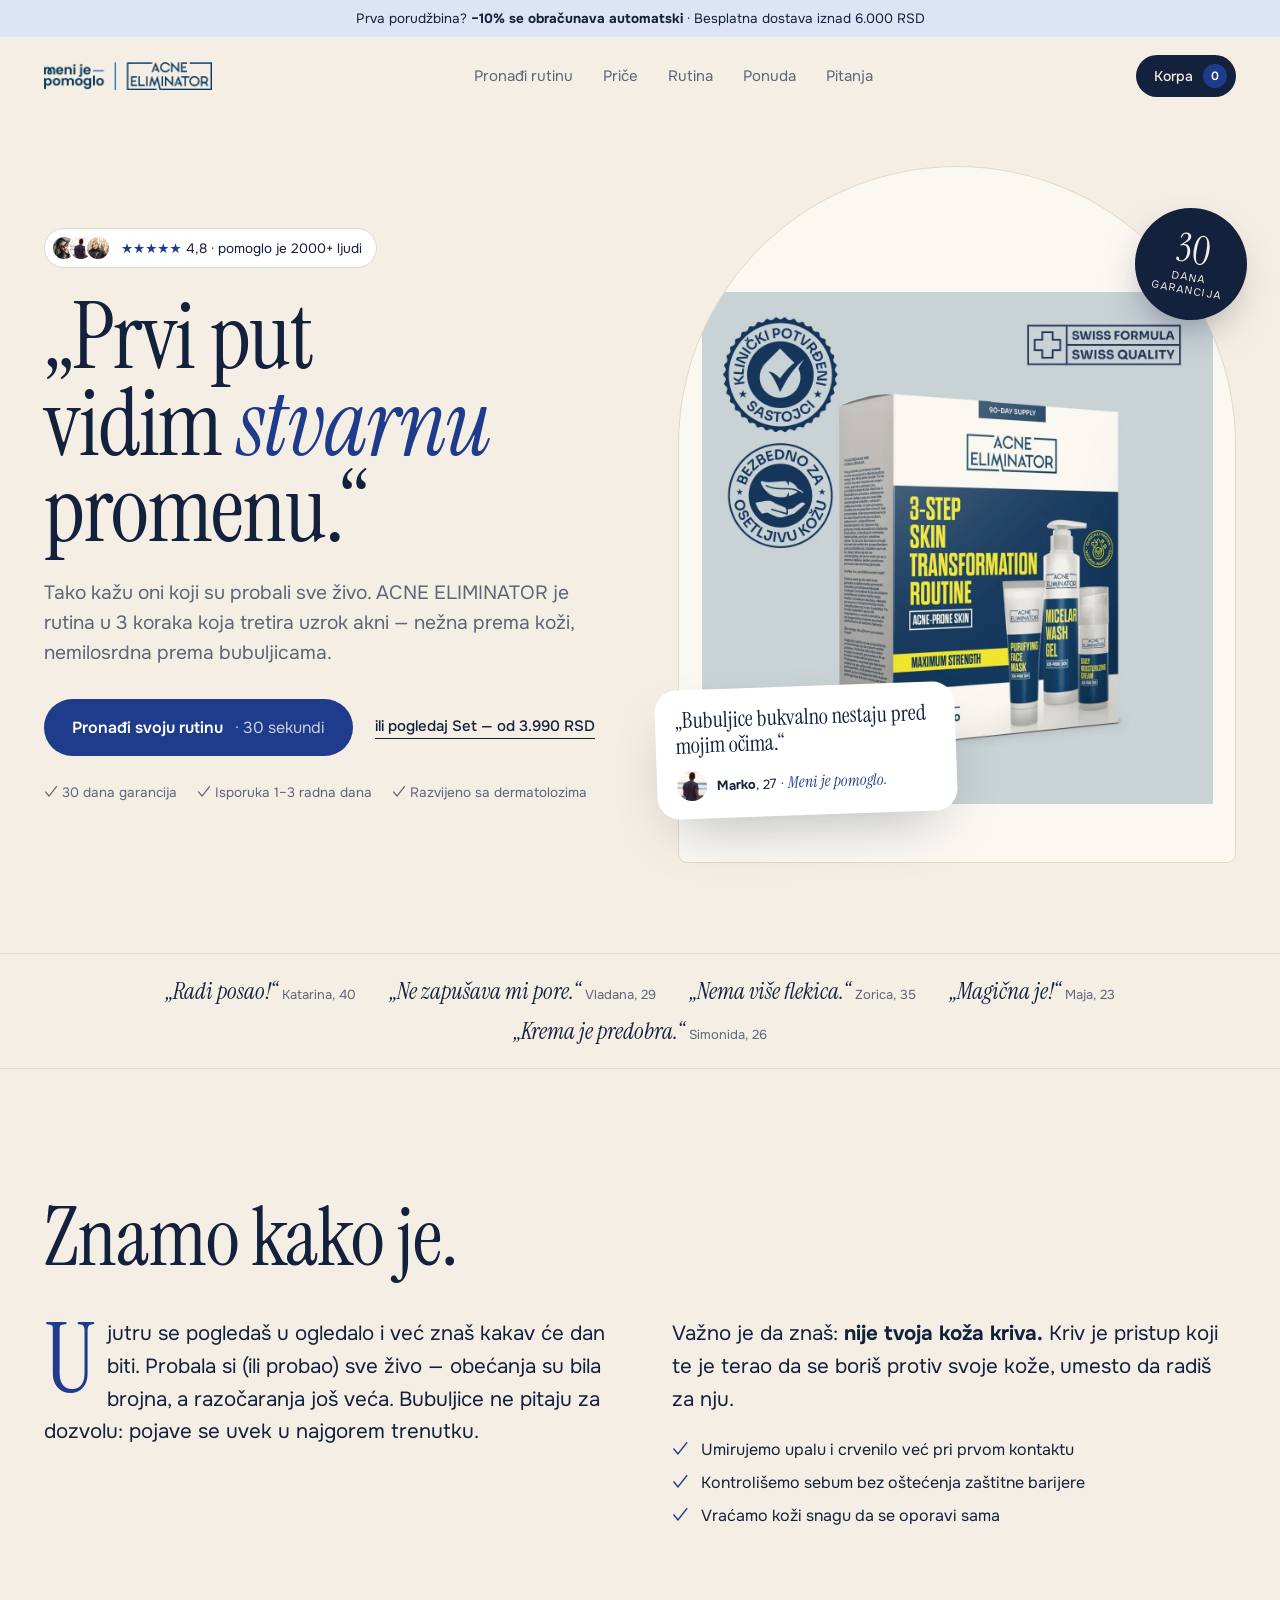
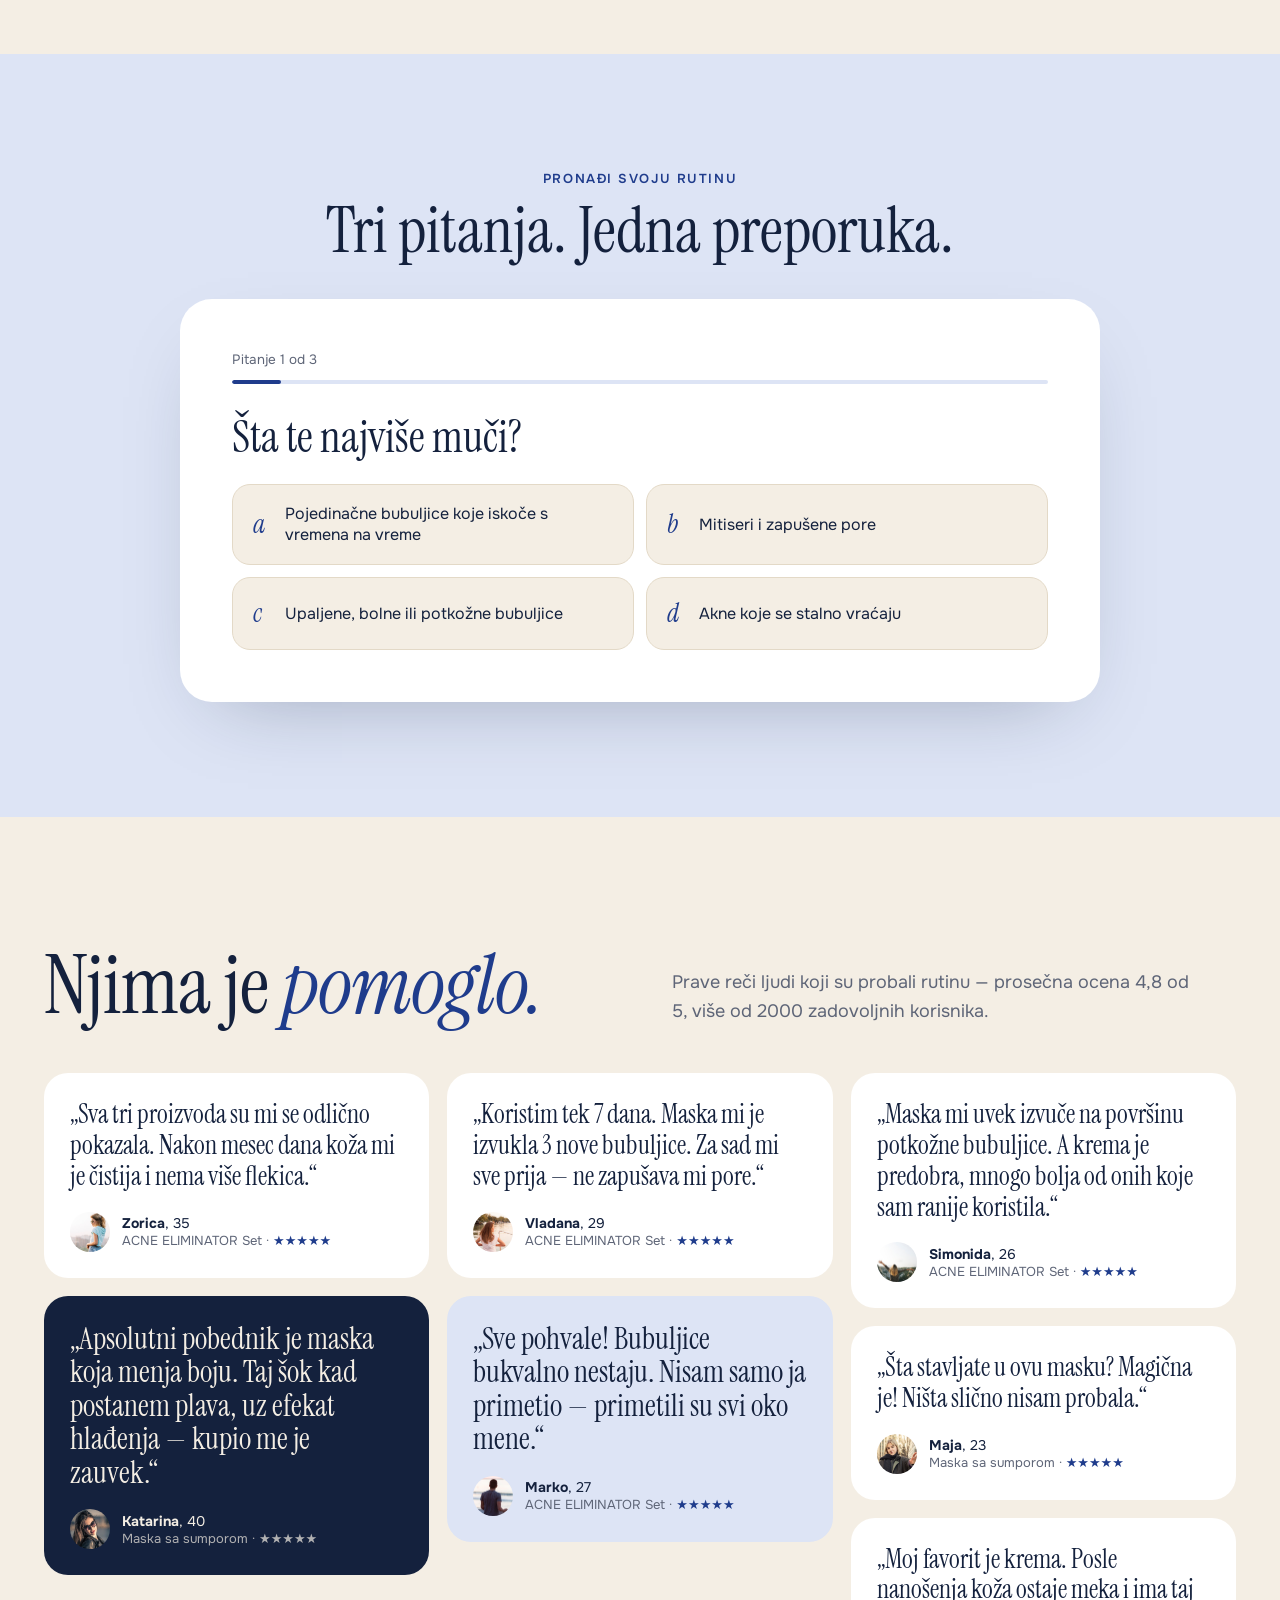
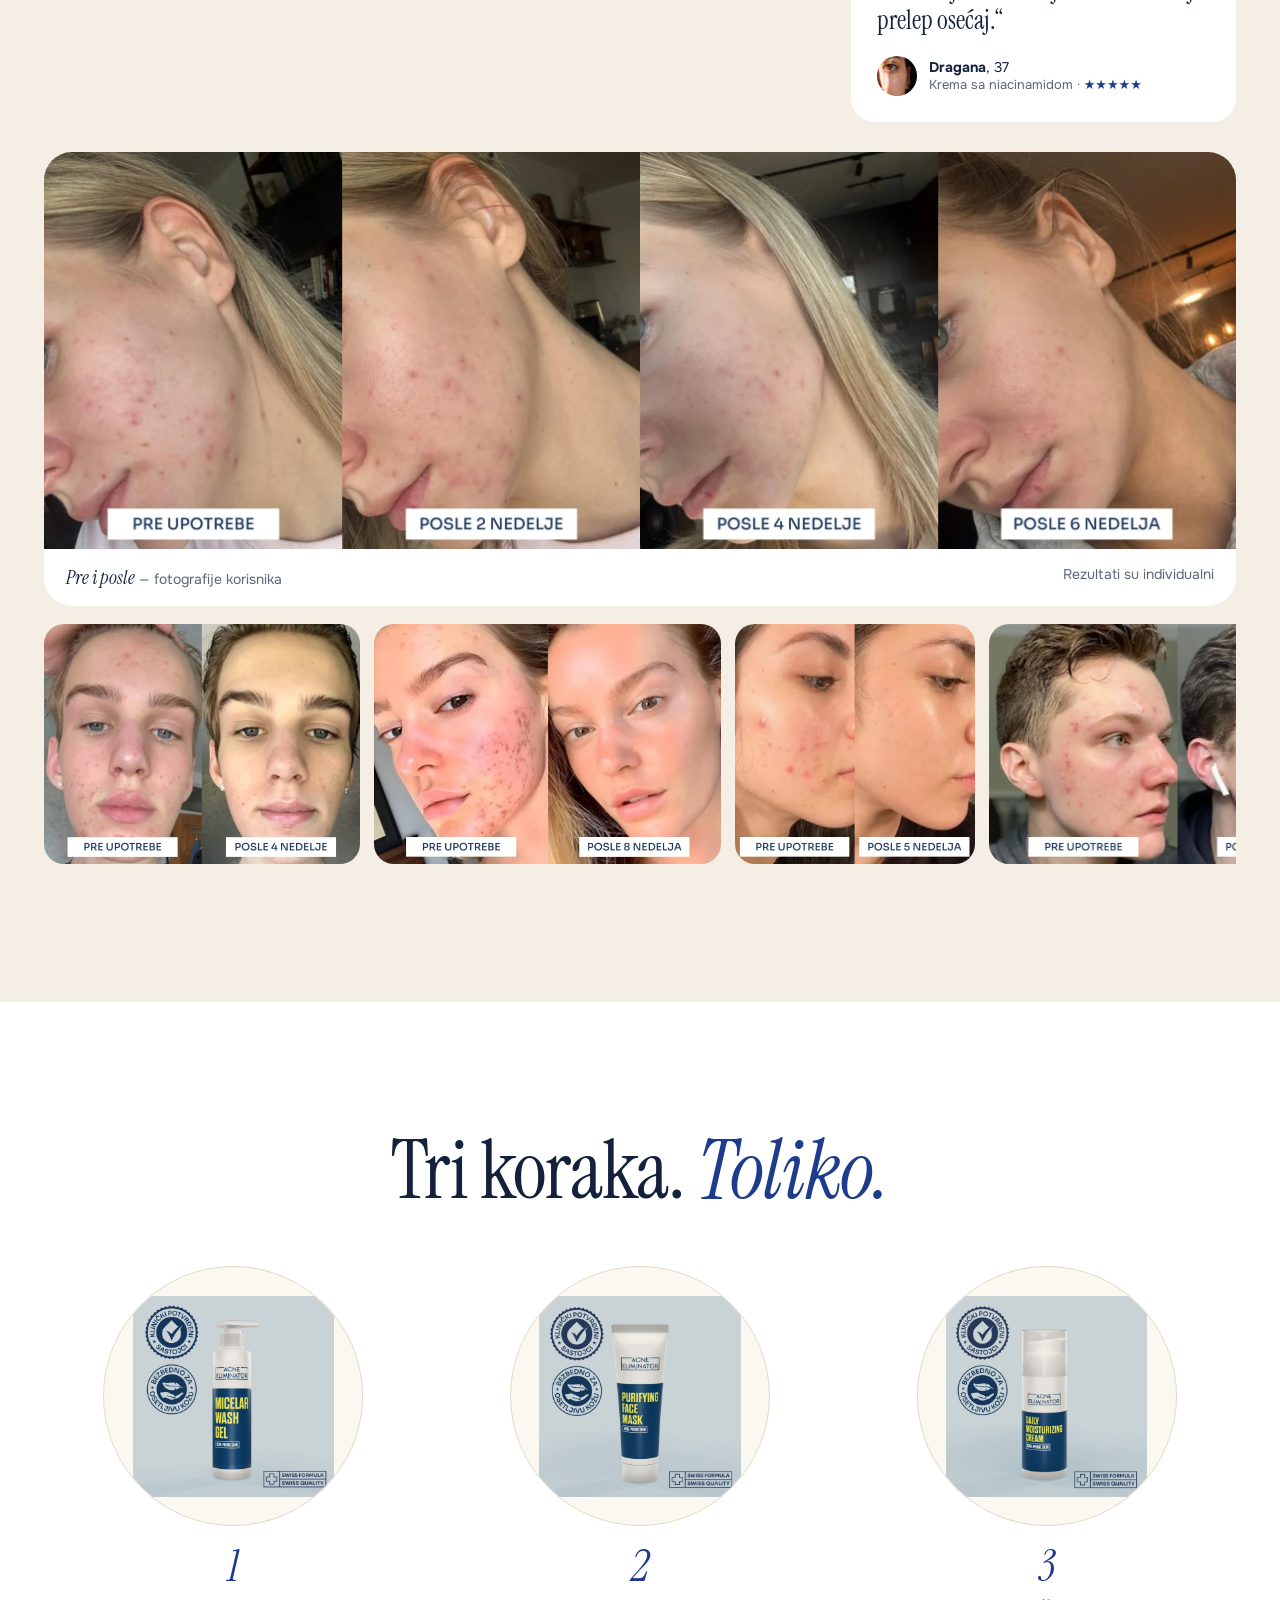
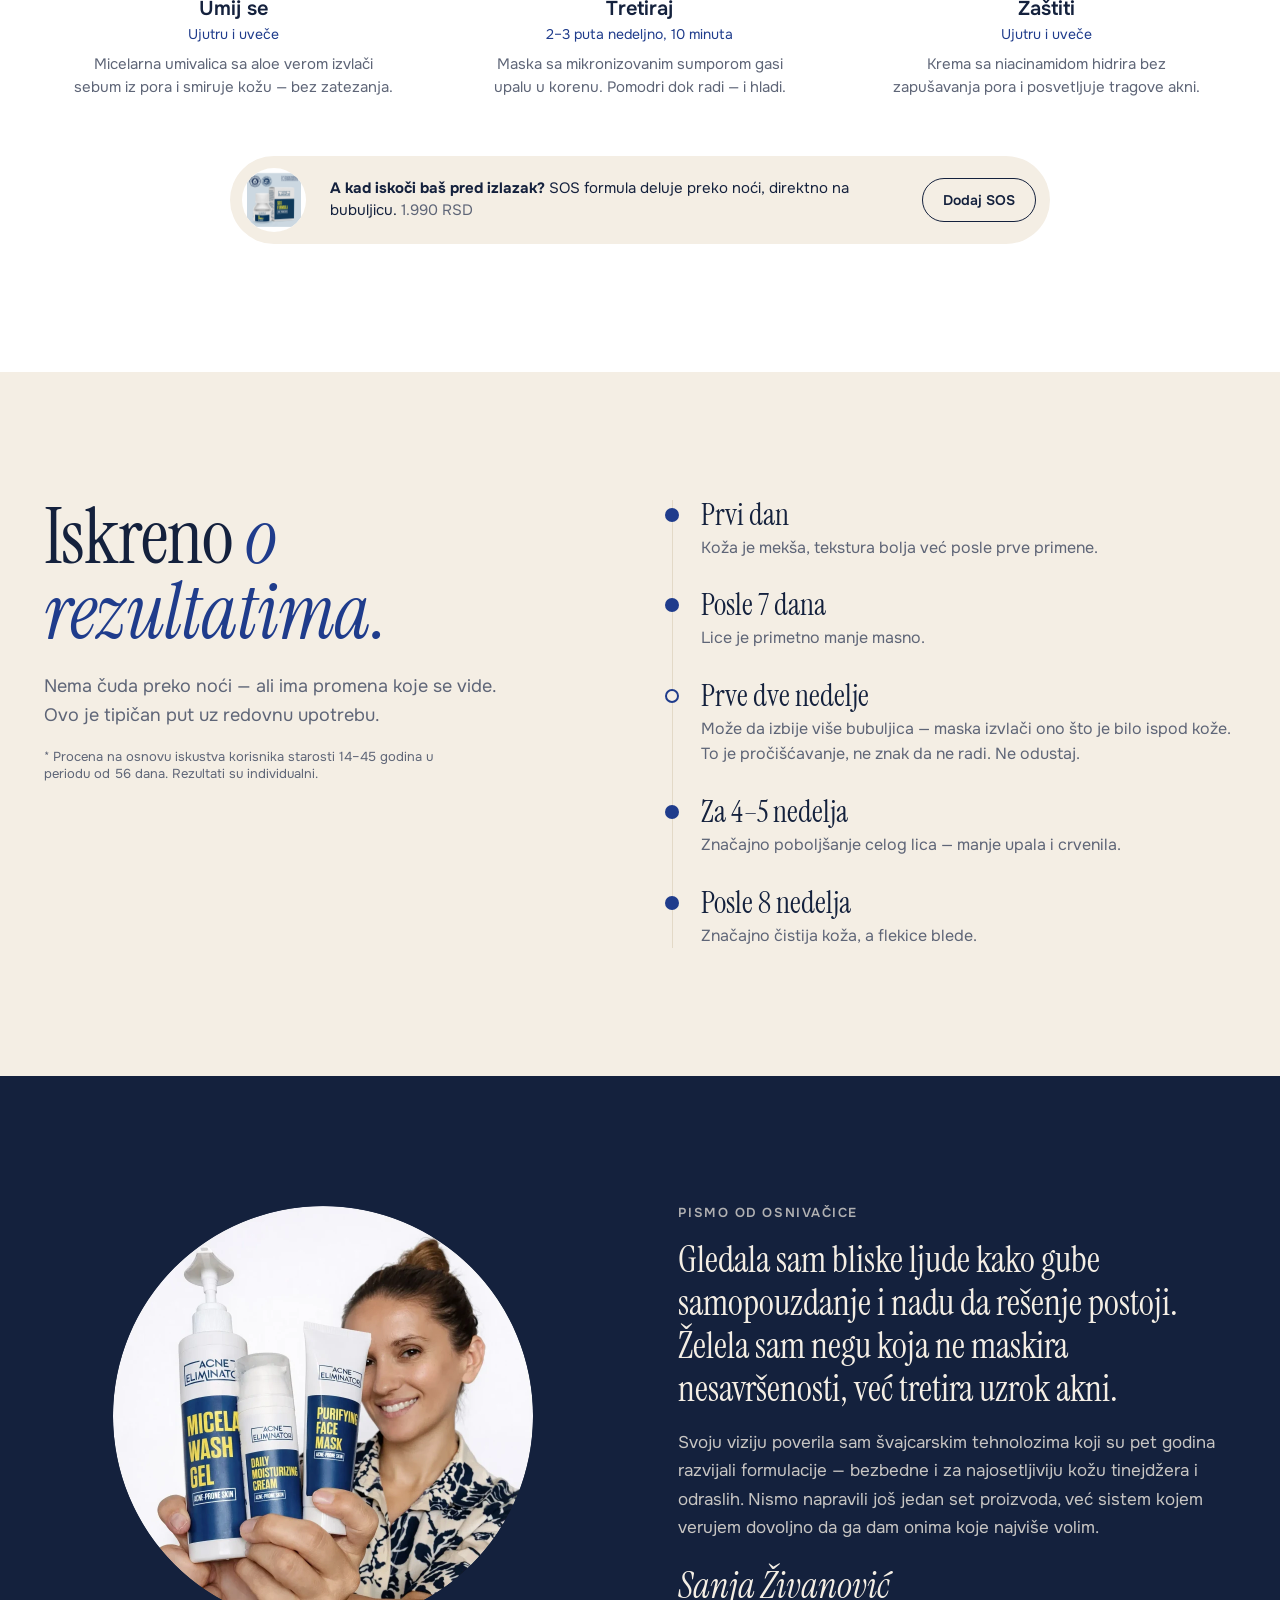
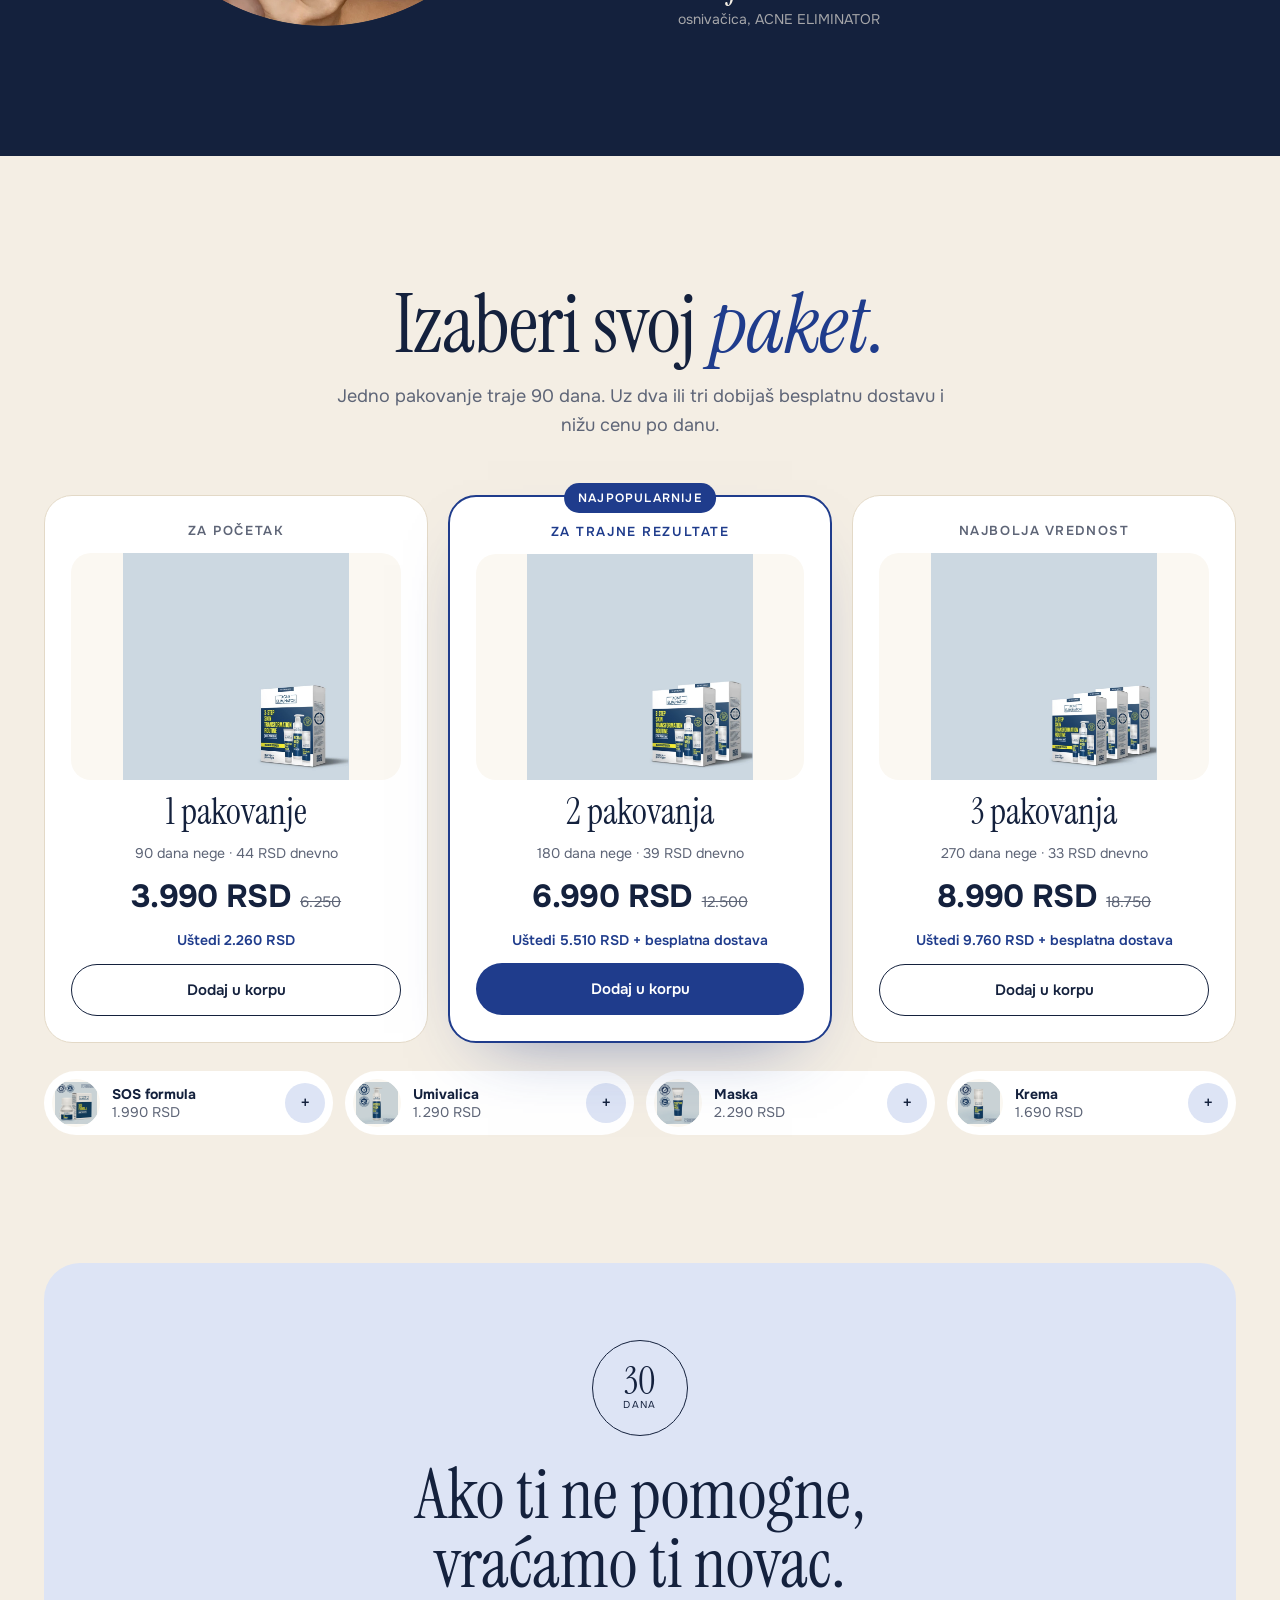
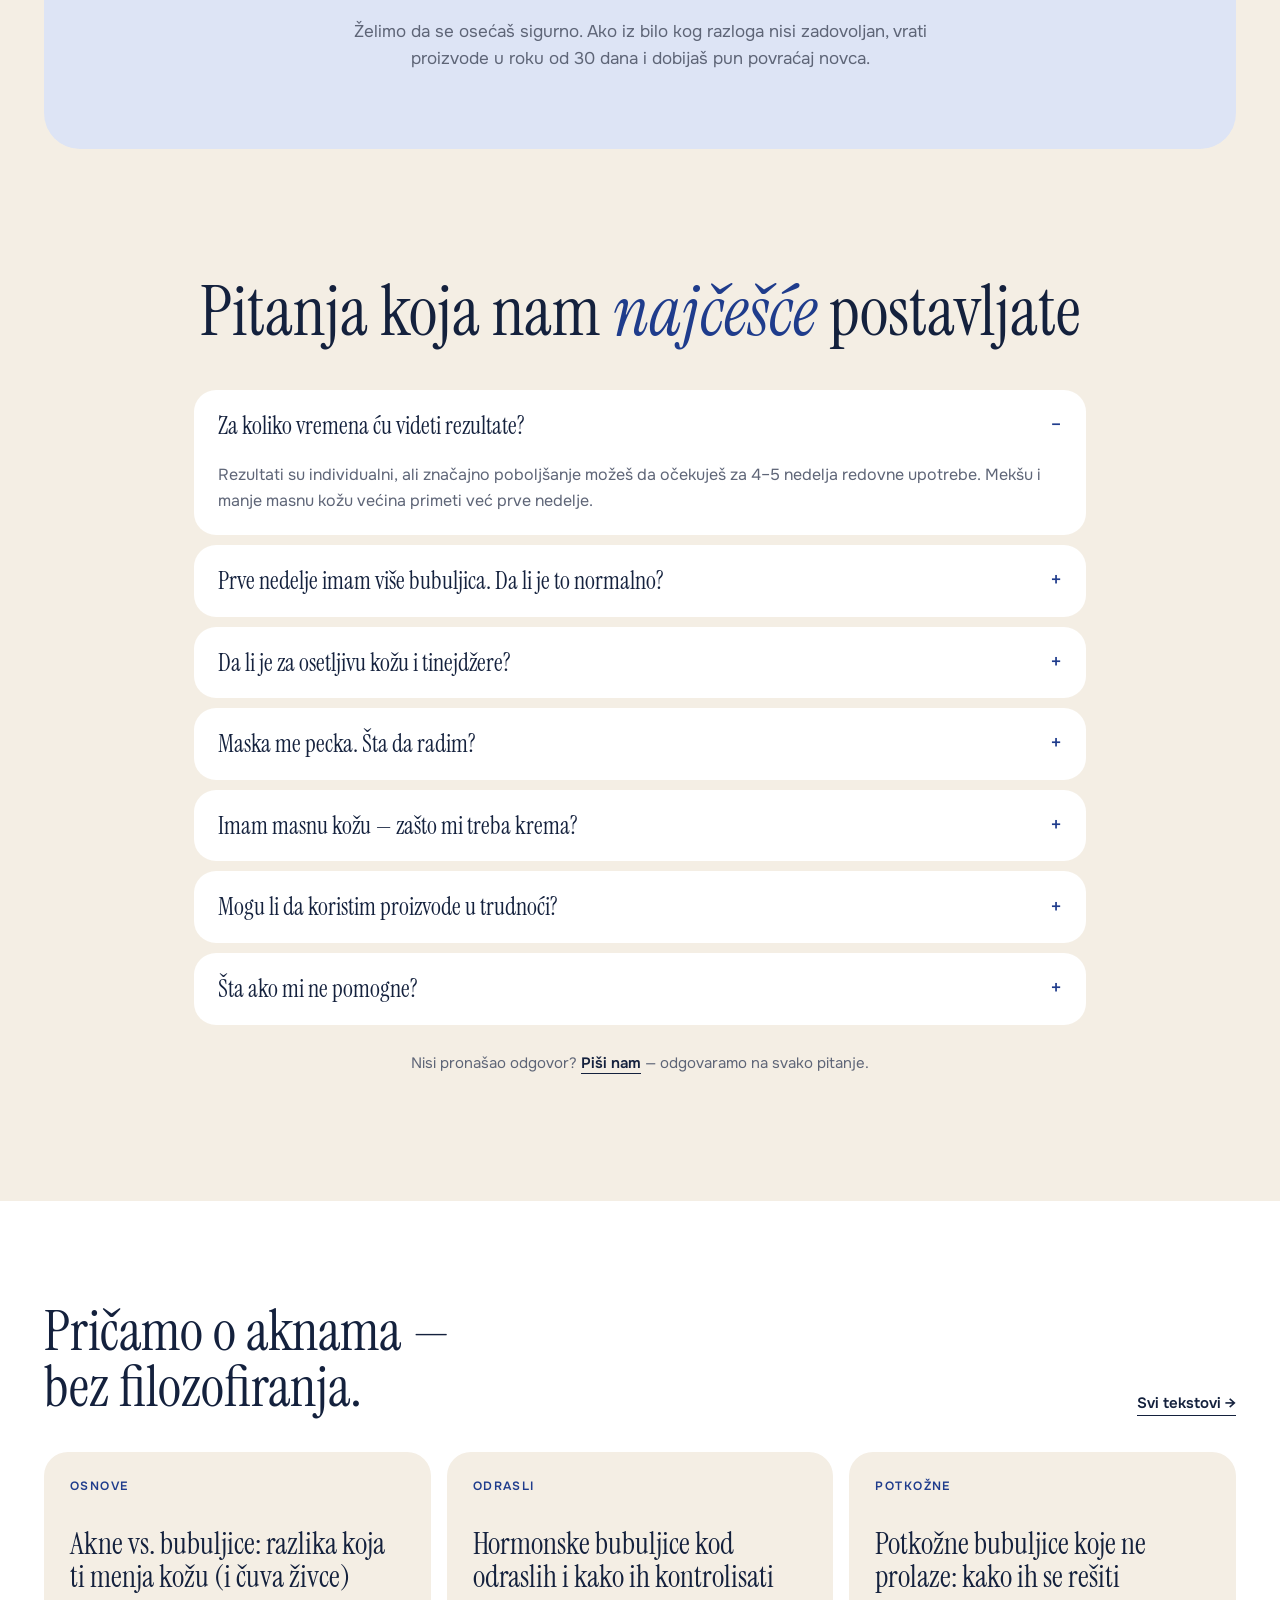
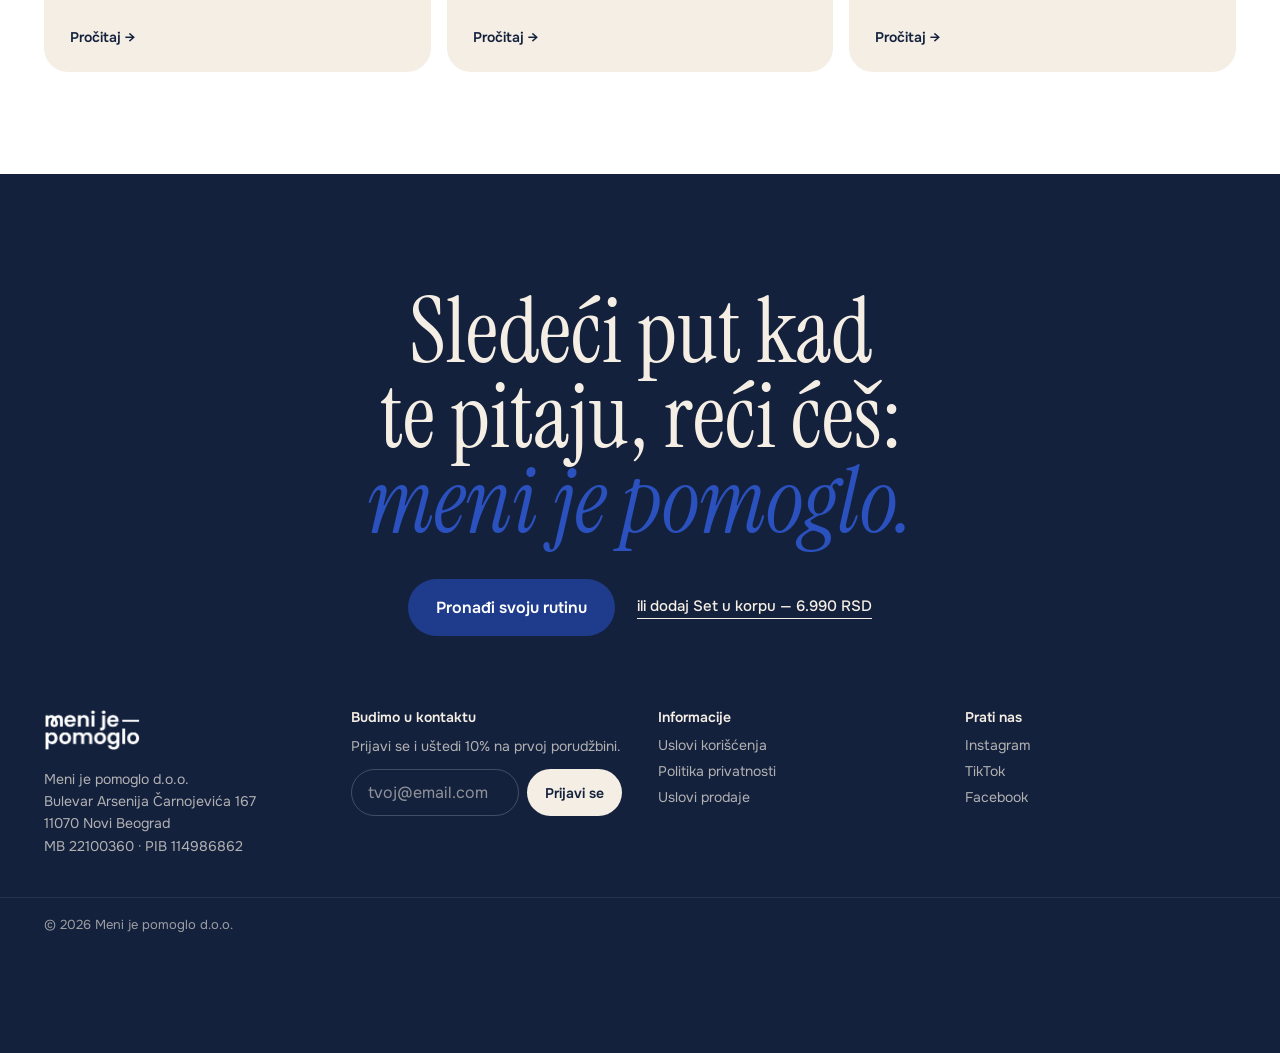
<file: index.html>
<!DOCTYPE html>
<html lang="sr-Latn" data-theme="plava">
<head>
<meta charset="utf-8">
<meta name="viewport" content="width=device-width, initial-scale=1, viewport-fit=cover">
<title>ACNE ELIMINATOR · Rutina u 3 koraka protiv akni | Meni je pomoglo</title>
<meta name="description" content="Rutina u 3 koraka koja tretira uzrok akni — nežna prema koži, nemilosrdna prema bubuljicama. Ocena 4,8 · 2000+ zadovoljnih korisnika · 30 dana garancija povraćaja novca.">
<meta name="theme-color" content="#F4EEE4">
<meta name="format-detection" content="telephone=no">

<link rel="icon" type="image/png" sizes="32x32" href="assets/img/ikonice/favicon-32.png">
<link rel="icon" type="image/png" sizes="192x192" href="assets/img/ikonice/favicon-192.png">
<link rel="apple-touch-icon" href="assets/img/ikonice/apple-touch-icon.png">

<!-- Open Graph / deljenje na mrežama. Posle objave zameni og:image apsolutnim URL-om (vidi README). -->
<meta property="og:type" content="website">
<meta property="og:locale" content="sr_RS">
<meta property="og:site_name" content="Meni je pomoglo">
<meta property="og:title" content="ACNE ELIMINATOR · Rutina u 3 koraka protiv akni">
<meta property="og:description" content="Nežna prema koži, nemilosrdna prema bubuljicama. Ocena 4,8 · 2000+ zadovoljnih korisnika · 30 dana garancija.">
<meta property="og:image" content="assets/img/og-image.jpg">
<meta property="og:image:width" content="1200">
<meta property="og:image:height" content="630">
<meta name="twitter:card" content="summary_large_image">

<link rel="preload" href="assets/fonts/onest-var-latin.woff2" as="font" type="font/woff2" crossorigin>
<link rel="preload" href="assets/fonts/instrument-serif-400-latin.woff2" as="font" type="font/woff2" crossorigin>
<link rel="stylesheet" href="assets/css/styles.css">

<!-- Pregled drugih paleta: index.html?tema=terakota | zelena | ljubicasta | roze -->
<script>(function(){try{var t=new URLSearchParams(location.search).get('tema');if(t)document.documentElement.setAttribute('data-theme',t)}catch(e){}})();</script>
<script src="assets/js/main.js" defer></script>

<script type="application/ld+json">
{"@context":"https://schema.org","@graph":[
{"@type":"Organization","name":"Meni je pomoglo d.o.o.","url":"https://www.menijepomoglo.rs/","email":"info@menijepomoglo.rs","address":{"@type":"PostalAddress","streetAddress":"Bulevar Arsenija Čarnojevića 167","postalCode":"11070","addressLocality":"Novi Beograd","addressCountry":"RS"},"sameAs":["https://www.instagram.com/menijepomoglo.rs/","https://www.tiktok.com/@menijepomoglo.rs","https://www.facebook.com/people/menijepomoglors/61570671023317/"]},
{"@type":"Product","name":"ACNE ELIMINATOR Set","description":"Rutina u 3 koraka protiv akni: micelarna umivalica, maska sa sumporom i krema sa niacinamidom.","brand":{"@type":"Brand","name":"ACNE ELIMINATOR"},"offers":{"@type":"AggregateOffer","priceCurrency":"RSD","lowPrice":"3990","highPrice":"8990","offerCount":"3"}}
]}
</script>
</head>
<body>
<a class="skip-link" href="#sadrzaj">Preskoči na sadržaj</a>

<div class="announce">Prva porudžbina? <b>−10% se obračunava automatski</b> · Besplatna dostava iznad 6.000 RSD</div>

<header class="site-header container">
  <a class="site-header__logo" href="#top"><img src="assets/img/logo.webp" alt="Meni je pomoglo · ACNE ELIMINATOR" width="700" height="117"></a>
  <nav class="site-nav" aria-label="Glavna navigacija">
    <a href="#kviz">Pronađi rutinu</a><a href="#price">Priče</a><a href="#rutina">Rutina</a><a href="#ponuda">Ponuda</a><a href="#pitanja">Pitanja</a>
  </nav>
  <button class="cart-btn" type="button" data-cart-open aria-haspopup="dialog" aria-controls="korpa" aria-label="Korpa, prazna">Korpa<span class="cart-btn__count" data-cart-count>0</span></button>
</header>

<main id="sadrzaj">

<!-- HERO -->
<section class="hero container" data-hero aria-labelledby="hero-naslov">
  <div>
    <a class="proof-pill" href="#price">
      <span class="proof-pill__faces" aria-hidden="true">
        <img src="assets/img/avatari/katarina.jpg" alt="" width="160" height="161">
        <img src="assets/img/avatari/marko.jpg" alt="" width="160" height="162">
        <img src="assets/img/avatari/maja.jpg" alt="" width="160" height="161">
      </span>
      <span><span class="stars" aria-hidden="true">★★★★★</span> 4,8 · pomoglo je 2000+ ljudi</span>
    </a>
    <h1 id="hero-naslov" class="hero__title">„Prvi put vidim <em class="accent">stvarnu</em> promenu.“</h1>
    <p class="hero__lead">Tako kažu oni koji su probali sve živo. ACNE ELIMINATOR je rutina u 3 koraka koja tretira uzrok akni — nežna prema koži, nemilosrdna prema bubuljicama.</p>
    <div class="hero__actions">
      <a class="btn btn--primary btn--lg" href="#kviz">Pronađi svoju rutinu <span class="btn__note">· 30 sekundi</span></a>
      <a class="text-link" href="#ponuda">ili pogledaj Set — od 3.990 RSD</a>
    </div>
    <ul class="hero__trust">
      <li>✓ 30 dana garancija</li>
      <li>✓ Isporuka 1–3 radna dana</li>
      <li>✓ Razvijeno sa dermatolozima</li>
    </ul>
  </div>
  <div class="hero__visual">
    <div class="hero__arch"><img src="assets/img/proizvodi/set.webp" alt="ACNE ELIMINATOR Set" width="1200" height="1200" fetchpriority="high"></div>
    <div class="seal" aria-hidden="true"><div><div class="seal__num">30</div><div class="seal__txt">dana<br>garancija</div></div></div>
    <figure class="hero__quote">
      <blockquote>„Bubuljice bukvalno nestaju pred mojim očima.“</blockquote>
      <figcaption><img src="assets/img/avatari/marko.jpg" alt="" width="160" height="162"><span><b>Marko</b>, 27 · <em>Meni je pomoglo.</em></span></figcaption>
    </figure>
  </div>
</section>

<!-- KRATKI UTISCI -->
<section class="quotes" aria-label="Kratki utisci korisnika">
  <ul class="quotes__list container">
    <li>„Radi posao!“ <span>Katarina, 40</span></li>
    <li>„Ne zapušava mi pore.“ <span>Vladana, 29</span></li>
    <li>„Nema više flekica.“ <span>Zorica, 35</span></li>
    <li>„Magična je!“ <span>Maja, 23</span></li>
    <li>„Krema je predobra.“ <span>Simonida, 26</span></li>
  </ul>
</section>

<!-- PROBLEM -->
<section class="section container" aria-labelledby="problem-naslov">
  <h2 id="problem-naslov" class="display">Znamo kako je.</h2>
  <div class="problem__grid">
    <p class="problem__text"><span class="dropcap">U</span>jutru se pogledaš u ogledalo i već znaš kakav će dan biti. Probala si (ili probao) sve živo — obećanja su bila brojna, a razočaranja još veća. Bubuljice ne pitaju za dozvolu: pojave se uvek u najgorem trenutku.</p>
    <div>
      <p class="problem__text">Važno je da znaš: <b>nije tvoja koža kriva.</b> Kriv je pristup koji te je terao da se boriš protiv svoje kože, umesto da radiš za nju.</p>
      <ul class="checklist">
        <li>Umirujemo upalu i crvenilo već pri prvom kontaktu</li>
        <li>Kontrolišemo sebum bez oštećenja zaštitne barijere</li>
        <li>Vraćamo koži snagu da se oporavi sama</li>
      </ul>
    </div>
  </div>
</section>

<!-- KVIZ -->
<section id="kviz" class="quiz anchor" aria-labelledby="kviz-naslov">
  <div class="quiz__head">
    <div class="eyebrow">Pronađi svoju rutinu</div>
    <h2 id="kviz-naslov" class="quiz__title">Tri pitanja. Jedna preporuka.</h2>
  </div>
  <div class="quiz__card" data-quiz>
    <div class="quiz__top"><span data-quiz-label aria-live="polite">Pitanje 1 od 3</span><button type="button" class="quiz__back" data-quiz-back hidden>← Nazad</button></div>
    <div class="quiz__progress" aria-hidden="true"><div class="quiz__bar" data-quiz-bar></div></div>

    <div data-quiz-step="0">
      <h3 class="quiz__q" tabindex="-1">Šta te najviše muči?</h3>
      <div class="quiz__opts quiz__opts--wide">
        <button type="button" class="quiz-opt" data-q="a1" data-v="spot" aria-pressed="false"><span class="quiz-opt__key" aria-hidden="true">a</span>Pojedinačne bubuljice koje iskoče s vremena na vreme</button>
        <button type="button" class="quiz-opt" data-q="a1" data-v="pores" aria-pressed="false"><span class="quiz-opt__key" aria-hidden="true">b</span>Mitiseri i zapušene pore</button>
        <button type="button" class="quiz-opt" data-q="a1" data-v="inflamed" aria-pressed="false"><span class="quiz-opt__key" aria-hidden="true">c</span>Upaljene, bolne ili potkožne bubuljice</button>
        <button type="button" class="quiz-opt" data-q="a1" data-v="recurring" aria-pressed="false"><span class="quiz-opt__key" aria-hidden="true">d</span>Akne koje se stalno vraćaju</button>
      </div>
    </div>

    <div data-quiz-step="1" hidden>
      <h3 class="quiz__q" tabindex="-1">Koliko dugo to traje?</h3>
      <div class="quiz__opts quiz__opts--mid">
        <button type="button" class="quiz-opt" data-q="a2" data-v="new" aria-pressed="false"><span class="quiz-opt__key" aria-hidden="true">a</span>Tek je počelo</button>
        <button type="button" class="quiz-opt" data-q="a2" data-v="months" aria-pressed="false"><span class="quiz-opt__key" aria-hidden="true">b</span>Nekoliko meseci</button>
        <button type="button" class="quiz-opt" data-q="a2" data-v="years" aria-pressed="false"><span class="quiz-opt__key" aria-hidden="true">c</span>Godinama</button>
      </div>
    </div>

    <div data-quiz-step="2" hidden>
      <h3 class="quiz__q" tabindex="-1">Kakva ti je koža?</h3>
      <div class="quiz__opts quiz__opts--narrow">
        <button type="button" class="quiz-opt" data-q="a3" data-v="oily" aria-pressed="false"><span class="quiz-opt__key" aria-hidden="true">a</span>Masna</button>
        <button type="button" class="quiz-opt" data-q="a3" data-v="mixed" aria-pressed="false"><span class="quiz-opt__key" aria-hidden="true">b</span>Mešovita</button>
        <button type="button" class="quiz-opt" data-q="a3" data-v="sensitive" aria-pressed="false"><span class="quiz-opt__key" aria-hidden="true">c</span>Osetljiva</button>
        <button type="button" class="quiz-opt" data-q="a3" data-v="dry" aria-pressed="false"><span class="quiz-opt__key" aria-hidden="true">d</span>Suva</button>
      </div>
    </div>

    <div class="quiz__result" data-quiz-result hidden>
      <div class="quiz__visual">
        <img class="quiz__img--sos" data-res-visual="sos" src="assets/img/proizvodi/sos-formula.webp" alt="SOS formula" width="1200" height="1200" hidden>
        <img class="quiz__img--set" data-res-visual="set" src="assets/img/proizvodi/set.webp" alt="ACNE ELIMINATOR Set" width="1200" height="1200">
        <div class="quiz__combo" data-res-visual="combo" hidden>
          <img class="quiz__img--combo" src="assets/img/proizvodi/set.webp" alt="ACNE ELIMINATOR Set" width="1200" height="1200">
          <div class="quiz__mini"><img src="assets/img/proizvodi/sos-formula.webp" alt="SOS formula" width="1200" height="1200"></div>
        </div>
      </div>
      <div>
        <div class="eyebrow">Tvoja preporuka</div>
        <h3 class="quiz__res-name" data-res-name tabindex="-1">ACNE ELIMINATOR Set</h3>
        <div class="quiz__res-price"><span data-res-price>3.990 RSD</span> <s data-res-old>6.250 RSD</s></div>
        <p class="quiz__why" data-res-why></p>
        <div class="quiz__res-actions">
          <button type="button" class="btn btn--primary quiz__add" data-res-add>Dodaj moju rutinu u korpu</button>
          <button type="button" class="quiz__reset" data-quiz-reset>Ponovi kviz</button>
        </div>
        <div class="quiz__fine">✓ 30 dana garancija povraćaja novca · ✓ −10% na prvu porudžbinu</div>
      </div>
    </div>
  </div>
</section>

<!-- PRIČE KORISNIKA -->
<section id="price" class="section container anchor" aria-labelledby="price-naslov">
  <div class="stories__head">
    <h2 id="price-naslov" class="display">Njima je <em class="accent">pomoglo.</em></h2>
    <p class="stories__intro">Prave reči ljudi koji su probali rutinu — prosečna ocena 4,8 od 5, više od 2000 zadovoljnih korisnika.</p>
  </div>
  <div class="stories">
    <figure class="story">
      <blockquote>„Sva tri proizvoda su mi se odlično pokazala. Nakon mesec dana koža mi je čistija i nema više flekica.“</blockquote>
      <figcaption><img src="assets/img/avatari/zorica.jpg" alt="" width="160" height="161" loading="lazy" decoding="async"><div><b>Zorica</b>, 35<div class="story__meta">ACNE ELIMINATOR Set · <span class="stars">★★★★★</span></div></div></figcaption>
    </figure>
    <figure class="story story--dark">
      <blockquote>„Apsolutni pobednik je maska koja menja boju. Taj šok kad postanem plava, uz efekat hlađenja — kupio me je zauvek.“</blockquote>
      <figcaption><img src="assets/img/avatari/katarina.jpg" alt="" width="160" height="161" loading="lazy" decoding="async"><div><b>Katarina</b>, 40<div class="story__meta">Maska sa sumporom · ★★★★★</div></div></figcaption>
    </figure>
    <figure class="story">
      <blockquote>„Koristim tek 7 dana. Maska mi je izvukla 3 nove bubuljice. Za sad mi sve prija — ne zapušava mi pore.“</blockquote>
      <figcaption><img src="assets/img/avatari/vladana.jpg" alt="" width="160" height="161" loading="lazy" decoding="async"><div><b>Vladana</b>, 29<div class="story__meta">ACNE ELIMINATOR Set · <span class="stars">★★★★★</span></div></div></figcaption>
    </figure>
    <figure class="story story--tint">
      <blockquote>„Sve pohvale! Bubuljice bukvalno nestaju. Nisam samo ja primetio — primetili su svi oko mene.“</blockquote>
      <figcaption><img src="assets/img/avatari/marko.jpg" alt="" width="160" height="162" loading="lazy" decoding="async"><div><b>Marko</b>, 27<div class="story__meta">ACNE ELIMINATOR Set · <span class="stars">★★★★★</span></div></div></figcaption>
    </figure>
    <figure class="story">
      <blockquote>„Maska mi uvek izvuče na površinu potkožne bubuljice. A krema je predobra, mnogo bolja od onih koje sam ranije koristila.“</blockquote>
      <figcaption><img src="assets/img/avatari/simonida.jpg" alt="" width="160" height="161" loading="lazy" decoding="async"><div><b>Simonida</b>, 26<div class="story__meta">ACNE ELIMINATOR Set · <span class="stars">★★★★★</span></div></div></figcaption>
    </figure>
    <figure class="story">
      <blockquote>„Šta stavljate u ovu masku? Magična je! Ništa slično nisam probala.“</blockquote>
      <figcaption><img src="assets/img/avatari/maja.jpg" alt="" width="160" height="161" loading="lazy" decoding="async"><div><b>Maja</b>, 23<div class="story__meta">Maska sa sumporom · <span class="stars">★★★★★</span></div></div></figcaption>
    </figure>
    <figure class="story">
      <blockquote>„Moj favorit je krema. Posle nanošenja koža ostaje meka i ima taj prelep osećaj.“</blockquote>
      <figcaption><img src="assets/img/avatari/dragana.jpg" alt="" width="160" height="161" loading="lazy" decoding="async"><div><b>Dragana</b>, 37<div class="story__meta">Krema sa niacinamidom · <span class="stars">★★★★★</span></div></div></figcaption>
    </figure>
  </div>
  <figure class="before-after">
    <picture>
      <source media="(max-width: 640px)" srcset="assets/img/rezultati/pre-posle-mobilni.webp" width="1280" height="1707">
      <img src="assets/img/rezultati/pre-posle-desktop.webp" alt="Pre i posle — fotografije korisnika" width="2400" height="800" loading="lazy" decoding="async">
    </picture>
    <figcaption><span><em>Pre i posle</em> — fotografije korisnika</span><span>Rezultati su individualni</span></figcaption>
  </figure>
  <div class="ugc" tabindex="0" role="region" aria-label="Rezultati korisnika (prevuci za još)">
    <img src="assets/img/rezultati/01.webp" alt="Rezultat korisnika" width="632" height="480" loading="lazy" decoding="async">
    <img src="assets/img/rezultati/02.webp" alt="Rezultat korisnika" width="693" height="480" loading="lazy" decoding="async">
    <img src="assets/img/rezultati/03.webp" alt="Rezultat korisnika" width="480" height="480" loading="lazy" decoding="async">
    <img src="assets/img/rezultati/04.webp" alt="Rezultat korisnika" width="757" height="480" loading="lazy" decoding="async">
    <img src="assets/img/rezultati/05.webp" alt="Rezultat korisnika" width="484" height="480" loading="lazy" decoding="async">
    <img src="assets/img/rezultati/06.webp" alt="Rezultat korisnika" width="405" height="480" loading="lazy" decoding="async">
    <img src="assets/img/rezultati/07.webp" alt="Rezultat korisnika" width="673" height="480" loading="lazy" decoding="async">
  </div>
</section>

<!-- RUTINA -->
<section id="rutina" class="routine anchor" aria-labelledby="rutina-naslov">
  <div class="container section">
    <h2 id="rutina-naslov" class="display routine__title">Tri koraka. <em class="accent">Toliko.</em></h2>
    <ol class="steps">
      <li>
        <div class="step__img"><img src="assets/img/proizvodi/umivalica.webp" alt="Micelarna umivalica" width="1200" height="1200" loading="lazy" decoding="async"></div>
        <div class="step__num" aria-hidden="true">1</div>
        <h3 class="step__name">Umij se</h3>
        <div class="step__when">Ujutru i uveče</div>
        <p class="step__desc">Micelarna umivalica sa aloe verom izvlači sebum iz pora i smiruje kožu — bez zatezanja.</p>
      </li>
      <li>
        <div class="step__img"><img src="assets/img/proizvodi/maska.webp" alt="Maska sa sumporom" width="1200" height="1200" loading="lazy" decoding="async"></div>
        <div class="step__num" aria-hidden="true">2</div>
        <h3 class="step__name">Tretiraj</h3>
        <div class="step__when">2–3 puta nedeljno, 10 minuta</div>
        <p class="step__desc">Maska sa mikronizovanim sumporom gasi upalu u korenu. Pomodri dok radi — i hladi.</p>
      </li>
      <li>
        <div class="step__img"><img src="assets/img/proizvodi/krema.webp" alt="Krema sa niacinamidom" width="1200" height="1200" loading="lazy" decoding="async"></div>
        <div class="step__num" aria-hidden="true">3</div>
        <h3 class="step__name">Zaštiti</h3>
        <div class="step__when">Ujutru i uveče</div>
        <p class="step__desc">Krema sa niacinamidom hidrira bez zapušavanja pora i posvetljuje tragove akni.</p>
      </li>
    </ol>
    <div class="sos-pill">
      <div class="sos-pill__img"><img src="assets/img/proizvodi/sos-formula.webp" alt="SOS formula" width="1200" height="1200" loading="lazy" decoding="async"></div>
      <p class="sos-pill__text"><b>A kad iskoči baš pred izlazak?</b> SOS formula deluje preko noći, direktno na bubuljicu. <span class="muted">1.990 RSD</span></p>
      <button type="button" class="btn btn--outline sos-pill__btn" data-add="sos">Dodaj SOS</button>
    </div>
  </div>
</section>

<!-- OČEKIVANJA -->
<section class="section container results" aria-labelledby="rezultati-naslov">
  <div>
    <h2 id="rezultati-naslov" class="display results__title">Iskreno <em class="accent">o rezultatima.</em></h2>
    <p class="results__intro">Nema čuda preko noći — ali ima promena koje se vide. Ovo je tipičan put uz redovnu upotrebu.</p>
    <p class="results__note">* Procena na osnovu iskustva korisnika starosti 14–45 godina u periodu od 56 dana. Rezultati su individualni.</p>
  </div>
  <ol class="timeline">
    <li><div class="timeline__when">Prvi dan</div><p>Koža je mekša, tekstura bolja već posle prve primene.</p></li>
    <li><div class="timeline__when">Posle 7 dana</div><p>Lice je primetno manje masno.</p></li>
    <li class="is-hollow"><div class="timeline__when">Prve dve nedelje</div><p>Može da izbije više bubuljica — maska izvlači ono što je bilo ispod kože. To je pročišćavanje, ne znak da ne radi. Ne odustaj.</p></li>
    <li><div class="timeline__when">Za 4–5 nedelja</div><p>Značajno poboljšanje celog lica — manje upala i crvenila.</p></li>
    <li><div class="timeline__when">Posle 8 nedelja</div><p>Značajno čistija koža, a flekice blede.</p></li>
  </ol>
</section>

<!-- OSNIVAČICA -->
<section class="founder" aria-labelledby="osnivacica-naslov">
  <div class="container section founder__grid">
    <img class="founder__photo" src="assets/img/osnivacica.webp" alt="Sanja Živanović" width="840" height="840" loading="lazy" decoding="async">
    <div>
      <h2 id="osnivacica-naslov" class="founder__eyebrow">Pismo od osnivačice</h2>
      <p class="founder__quote">Gledala sam bliske ljude kako gube samopouzdanje i nadu da rešenje postoji. Želela sam negu koja ne maskira nesavršenosti, već tretira uzrok akni.</p>
      <p class="founder__body">Svoju viziju poverila sam švajcarskim tehnolozima koji su pet godina razvijali formulacije — bezbedne i za najosetljiviju kožu tinejdžera i odraslih. Nismo napravili još jedan set proizvoda, već sistem kojem verujem dovoljno da ga dam onima koje najviše volim.</p>
      <div class="founder__sign">Sanja Živanović</div>
      <div class="founder__role">osnivačica, ACNE ELIMINATOR</div>
    </div>
  </div>
</section>

<!-- PONUDA -->
<section id="ponuda" class="section container anchor" aria-labelledby="ponuda-naslov">
  <div class="pricing__head">
    <h2 id="ponuda-naslov" class="display">Izaberi svoj <em class="accent">paket.</em></h2>
    <p class="pricing__intro">Jedno pakovanje traje 90 dana. Uz dva ili tri dobijaš besplatnu dostavu i nižu cenu po danu.</p>
  </div>
  <div class="plans">
    <article class="plan">
      <div class="plan__tier">Za početak</div>
      <img class="plan__img" src="assets/img/paketi/paket-1.webp" alt="1 pakovanje" width="900" height="900" loading="lazy" decoding="async">
      <h3 class="plan__name">1 pakovanje</h3>
      <div class="plan__meta">90 dana nege · 44 RSD dnevno</div>
      <div class="plan__price"><span>3.990 RSD</span> <s>6.250</s></div>
      <div class="plan__save">Uštedi 2.260 RSD</div>
      <button type="button" class="btn btn--outline plan__btn" data-add="set1">Dodaj u korpu</button>
    </article>
    <article class="plan plan--featured">
      <span class="plan__badge">Najpopularnije</span>
      <div class="plan__tier">Za trajne rezultate</div>
      <img class="plan__img" src="assets/img/paketi/paket-2.webp" alt="2 pakovanja" width="900" height="900" loading="lazy" decoding="async">
      <h3 class="plan__name">2 pakovanja</h3>
      <div class="plan__meta">180 dana nege · 39 RSD dnevno</div>
      <div class="plan__price"><span>6.990 RSD</span> <s>12.500</s></div>
      <div class="plan__save">Uštedi 5.510 RSD + besplatna dostava</div>
      <button type="button" class="btn btn--primary plan__btn" data-add="set2">Dodaj u korpu</button>
    </article>
    <article class="plan">
      <div class="plan__tier">Najbolja vrednost</div>
      <img class="plan__img" src="assets/img/paketi/paket-3.webp" alt="3 pakovanja" width="900" height="900" loading="lazy" decoding="async">
      <h3 class="plan__name">3 pakovanja</h3>
      <div class="plan__meta">270 dana nege · 33 RSD dnevno</div>
      <div class="plan__price"><span>8.990 RSD</span> <s>18.750</s></div>
      <div class="plan__save">Uštedi 9.760 RSD + besplatna dostava</div>
      <button type="button" class="btn btn--outline plan__btn" data-add="set3">Dodaj u korpu</button>
    </article>
  </div>
  <ul class="addons">
    <li class="addon"><div class="addon__img"><img src="assets/img/proizvodi/sos-formula.webp" alt="" width="1200" height="1200" loading="lazy" decoding="async"></div><div class="addon__text"><b>SOS formula</b><div class="muted">1.990 RSD</div></div><button type="button" class="addon__btn" data-add="sos" aria-label="Dodaj SOS formulu">+</button></li>
    <li class="addon"><div class="addon__img"><img src="assets/img/proizvodi/umivalica.webp" alt="" width="1200" height="1200" loading="lazy" decoding="async"></div><div class="addon__text"><b>Umivalica</b><div class="muted">1.290 RSD</div></div><button type="button" class="addon__btn" data-add="gel" aria-label="Dodaj umivalicu">+</button></li>
    <li class="addon"><div class="addon__img"><img src="assets/img/proizvodi/maska.webp" alt="" width="1200" height="1200" loading="lazy" decoding="async"></div><div class="addon__text"><b>Maska</b><div class="muted">2.290 RSD</div></div><button type="button" class="addon__btn" data-add="mask" aria-label="Dodaj masku">+</button></li>
    <li class="addon"><div class="addon__img"><img src="assets/img/proizvodi/krema.webp" alt="" width="1200" height="1200" loading="lazy" decoding="async"></div><div class="addon__text"><b>Krema</b><div class="muted">1.690 RSD</div></div><button type="button" class="addon__btn" data-add="cream" aria-label="Dodaj kremu">+</button></li>
  </ul>
</section>

<!-- GARANCIJA -->
<section class="container guarantee-wrap" aria-labelledby="garancija-naslov">
  <div class="guarantee">
    <div class="guarantee__seal" aria-hidden="true"><div><div class="guarantee__num">30</div><div class="guarantee__days">dana</div></div></div>
    <h2 id="garancija-naslov" class="guarantee__title">Ako ti ne pomogne, vraćamo ti novac.</h2>
    <p class="guarantee__text">Želimo da se osećaš sigurno. Ako iz bilo kog razloga nisi zadovoljan, vrati proizvode u roku od 30 dana i dobijaš pun povraćaj novca.</p>
  </div>
</section>

<!-- PITANJA -->
<section id="pitanja" class="faq anchor" aria-labelledby="pitanja-naslov">
  <h2 id="pitanja-naslov" class="faq__title">Pitanja koja nam <em class="accent">najčešće</em> postavljate</h2>
  <div class="faq__list">
    <details class="faq__item" name="faq" open>
      <summary>Za koliko vremena ću videti rezultate?<span class="faq__icon" aria-hidden="true"></span></summary>
      <p>Rezultati su individualni, ali značajno poboljšanje možeš da očekuješ za 4–5 nedelja redovne upotrebe. Mekšu i manje masnu kožu većina primeti već prve nedelje.</p>
    </details>
    <details class="faq__item" name="faq">
      <summary>Prve nedelje imam više bubuljica. Da li je to normalno?<span class="faq__icon" aria-hidden="true"></span></summary>
      <p>Jeste. Maska izvlači zarobljeni sebum i nečistoće na površinu — to je pročišćavanje kože, a ne znak da ti rutina ne odgovara. Istraj, proces se smiruje.</p>
    </details>
    <details class="faq__item" name="faq">
      <summary>Da li je za osetljivu kožu i tinejdžere?<span class="faq__icon" aria-hidden="true"></span></summary>
      <p>Da. Formulacije su razvijene sa dermatolozima i bezbedne su i za osetljivu kožu tinejdžera i odraslih.</p>
    </details>
    <details class="faq__item" name="faq">
      <summary>Maska me pecka. Šta da radim?<span class="faq__icon" aria-hidden="true"></span></summary>
      <p>Blago peckanje je normalna reakcija na salicilnu kiselinu. Ako je neprijatno, skrati vreme držanja maske. Pre prve primene uradi test na manjoj površini kože.</p>
    </details>
    <details class="faq__item" name="faq">
      <summary>Imam masnu kožu — zašto mi treba krema?<span class="faq__icon" aria-hidden="true"></span></summary>
      <p>Masnoća je ulje, a hidratacija voda. Kad je isušiš, koža u panici luči još više sebuma. Krema sa niacinamidom prekida taj krug — bez zapušavanja pora.</p>
    </details>
    <details class="faq__item" name="faq">
      <summary>Mogu li da koristim proizvode u trudnoći?<span class="faq__icon" aria-hidden="true"></span></summary>
      <p>Proizvodi nemaju sistemsko dejstvo, ali se za primenu u trudnoći obavezno posavetuj sa svojim lekarom.</p>
    </details>
    <details class="faq__item" name="faq">
      <summary>Šta ako mi ne pomogne?<span class="faq__icon" aria-hidden="true"></span></summary>
      <p>Imaš 30 dana da isprobaš rutinu. Ako nisi zadovoljan, vraćamo ti pun iznos.</p>
    </details>
  </div>
  <p class="faq__more">Nisi pronašao odgovor? <a href="mailto:info@menijepomoglo.rs">Piši nam</a> — odgovaramo na svako pitanje.</p>
</section>

<!-- BLOG -->
<section class="blog" aria-labelledby="blog-naslov">
  <div class="container blog__inner">
    <div class="blog__head">
      <h2 id="blog-naslov" class="blog__title">Pričamo o aknama — bez filozofiranja.</h2>
      <a class="text-link text-link--strong" href="https://www.menijepomoglo.rs/">Svi tekstovi →</a>
    </div>
    <div class="posts">
      <a class="post" href="https://www.menijepomoglo.rs/akne-vs-bubuljice-razlika-koja-ti-menja-kozu-i-cuva-zivce/"><span class="post__tag">Osnove</span><span class="post__title">Akne vs. bubuljice: razlika koja ti menja kožu (i čuva živce)</span><span class="post__more">Pročitaj →</span></a>
      <a class="post" href="https://www.menijepomoglo.rs/hormonske-bubuljice-kod-odraslih-i-kako-ih-kontrolisati/"><span class="post__tag">Odrasli</span><span class="post__title">Hormonske bubuljice kod odraslih i kako ih kontrolisati</span><span class="post__more">Pročitaj →</span></a>
      <a class="post" href="https://www.menijepomoglo.rs/potkozne-bubuljice-koje-ne-prolaze-kako-ih-se-resiti/"><span class="post__tag">Potkožne</span><span class="post__title">Potkožne bubuljice koje ne prolaze: kako ih se rešiti</span><span class="post__more">Pročitaj →</span></a>
    </div>
  </div>
</section>

</main>

<!-- FUTER -->
<footer class="site-footer">
  <div class="container site-footer__cta">
    <h2 class="site-footer__title">Sledeći put kad te pitaju, reći ćeš: <em>meni je pomoglo.</em></h2>
    <div class="site-footer__actions">
      <a class="btn btn--primary btn--lg" href="#kviz">Pronađi svoju rutinu</a>
      <button type="button" class="site-footer__bundle" data-add="bundle">ili dodaj Set u korpu — <span data-bundle-price>6.990 RSD</span></button>
    </div>
  </div>
  <div class="container site-footer__cols">
    <div>
      <img class="site-footer__logo" src="assets/img/logo-negativ.webp" alt="Meni je pomoglo" width="400" height="178" loading="lazy" decoding="async">
      <address>Meni je pomoglo d.o.o.<br>Bulevar Arsenija Čarnojevića 167<br>11070 Novi Beograd<br>MB 22100360 · PIB 114986862</address>
    </div>
    <div>
      <h3 class="site-footer__h">Budimo u kontaktu</h3>
      <p class="site-footer__p">Prijavi se i uštedi 10% na prvoj porudžbini.</p>
      <form class="newsletter" data-newsletter>
        <label class="visually-hidden" for="nl-email">Email adresa</label>
        <input id="nl-email" type="email" name="email" placeholder="tvoj@email.com" autocomplete="email" required>
        <button type="submit">Prijavi se</button>
        <p class="newsletter__msg" data-newsletter-msg role="status" hidden></p>
      </form>
    </div>
    <nav class="site-footer__links" aria-label="Informacije">
      <h3 class="site-footer__h">Informacije</h3>
      <a href="https://www.menijepomoglo.rs/uslovi-koriscenja/">Uslovi korišćenja</a>
      <a href="https://www.menijepomoglo.rs/politika-privatnosti/">Politika privatnosti</a>
      <a href="https://www.menijepomoglo.rs/uslovi-prodaje/">Uslovi prodaje</a>
    </nav>
    <nav class="site-footer__links" aria-label="Društvene mreže">
      <h3 class="site-footer__h">Prati nas</h3>
      <a href="https://www.instagram.com/menijepomoglo.rs/" rel="noopener">Instagram</a>
      <a href="https://www.tiktok.com/@menijepomoglo.rs" rel="noopener">TikTok</a>
      <a href="https://www.facebook.com/people/menijepomoglors/61570671023317/" rel="noopener">Facebook</a>
    </nav>
  </div>
  <div class="container site-footer__legal">© 2026 Meni je pomoglo d.o.o.</div>
</footer>

<!-- STICKY TRAKA ZA KUPOVINU -->
<div class="sticky-bar" data-sticky hidden>
  <div class="sticky-bar__img"><img src="assets/img/proizvodi/set.webp" alt="" width="1200" height="1200"></div>
  <div class="sticky-bar__text"><b>ACNE ELIMINATOR Set</b><span class="sticky-bar__sub"><span data-bundle-label>2 pakovanja · 180 dana</span> · <span data-bundle-price>6.990 RSD</span></span></div>
  <a class="sticky-bar__link" href="#kviz">Kviz</a>
  <button type="button" class="btn btn--primary sticky-bar__btn" data-add="bundle">Dodaj u korpu</button>
</div>

<!-- KORPA -->
<div class="cart-overlay" data-cart-close hidden></div>
<aside class="cart" id="korpa" role="dialog" aria-modal="true" aria-labelledby="korpa-naslov" hidden>
  <div class="cart__head">
    <h2 id="korpa-naslov" class="cart__title">Tvoja korpa <span class="cart__count">(<span data-cart-count>0</span>)</span></h2>
    <button type="button" class="cart__close" data-cart-close aria-label="Zatvori korpu">✕</button>
  </div>
  <div class="cart__ship">
    <div class="cart__ship-msg" data-ship-msg>Besplatna dostava za porudžbine iznad 6.000 RSD</div>
    <div class="cart__ship-track"><div class="cart__ship-bar" data-ship-bar></div></div>
  </div>
  <div class="cart__body">
    <div class="cart__empty" data-cart-empty>Korpa je još prazna.</div>
    <ul class="cart__items" data-cart-items></ul>
    <div class="upsell" data-upsell="sos" hidden>
      <div class="upsell__img"><img src="assets/img/proizvodi/sos-formula.webp" alt="" width="1200" height="1200"></div>
      <div class="upsell__text"><b>Dodaj SOS formulu</b><br>za hitne slučajeve · 1.990 RSD</div>
      <button type="button" class="btn btn--primary upsell__btn" data-add-quiet="sos">Dodaj</button>
    </div>
    <div class="upsell" data-upsell="set" hidden>
      <div class="upsell__img"><img src="assets/img/proizvodi/set.webp" alt="" width="1200" height="1200"></div>
      <div class="upsell__text"><b>Uzmi ceo Set</b><br>sva 3 koraka za 3.990 RSD</div>
      <button type="button" class="btn btn--primary upsell__btn" data-add-quiet="set1">Dodaj</button>
    </div>
  </div>
  <div class="cart__foot">
    <div class="cart__row"><span class="muted">Međuzbir</span><span data-cart-subtotal>0 RSD</span></div>
    <div class="cart__row cart__row--save" data-cart-savings-row hidden><span>Ušteda</span><span data-cart-savings></span></div>
    <div class="cart__row"><span class="muted">Dostava</span><span data-cart-shipping>—</span></div>
    <div class="cart__fine">−10% na prvu porudžbinu obračunava se automatski na plaćanju.</div>
    <button type="button" class="btn btn--primary cart__checkout" data-checkout disabled>Nastavi na plaćanje</button>
    <div class="cart__fine cart__fine--center" data-checkout-note role="status" hidden>Plaćanje još nije povezano u ovoj verziji sajta.</div>
    <div class="cart__fine cart__fine--center">30 dana garancija · Sigurno plaćanje · Isporuka 1–3 dana</div>
  </div>
</aside>

<template id="cart-item">
  <li class="cart-item">
    <div class="cart-item__img"><img alt="" width="1200" height="1200"></div>
    <div class="cart-item__info">
      <div class="cart-item__name"></div>
      <div class="cart-item__desc"></div>
      <div class="qty"><button type="button" class="qty__btn" data-qty="-1" aria-label="Manje">−</button><span class="qty__n"></span><button type="button" class="qty__btn" data-qty="1" aria-label="Više">+</button></div>
    </div>
    <div class="cart-item__price"><div class="cart-item__total"></div><s class="cart-item__reg"></s></div>
  </li>
</template>
</body>
</html>
</file>
<file: assets/css/styles.css>
/* ==========================================================================
   Meni je pomoglo · ACNE ELIMINATOR — stilovi
   1 Fontovi · 2 Teme · 3 Osnova · 4 Raspored i tipografija · 5 Dugmad
   6 Sekcije · 7 Sticky traka i korpa · 8 Mobilni i dodir
   ========================================================================== */

/* 1 · Fontovi (lokalno, latin + latin-ext za č ć š ž đ) */
@font-face{font-family:"Instrument Serif";font-style:normal;font-weight:400;font-display:swap;src:url("../fonts/instrument-serif-400-latin-ext.woff2") format("woff2");unicode-range:U+0100-02BA,U+02BD-02C5,U+02C7-02CC,U+02CE-02D7,U+02DD-02FF,U+0304,U+0308,U+0329,U+1D00-1DBF,U+1E00-1E9F,U+1EF2-1EFF,U+2020,U+20A0-20AB,U+20AD-20C4,U+2113,U+2C60-2C7F,U+A720-A7FF}
@font-face{font-family:"Instrument Serif";font-style:normal;font-weight:400;font-display:swap;src:url("../fonts/instrument-serif-400-latin.woff2") format("woff2");unicode-range:U+0000-00FF,U+0131,U+0152-0153,U+02BB-02BC,U+02C6,U+02DA,U+02DC,U+0304,U+0308,U+0329,U+2000-206F,U+20AC,U+2122,U+2191,U+2193,U+2212,U+2215,U+FEFF,U+FFFD}
@font-face{font-family:"Instrument Serif";font-style:italic;font-weight:400;font-display:swap;src:url("../fonts/instrument-serif-400-italic-latin-ext.woff2") format("woff2");unicode-range:U+0100-02BA,U+02BD-02C5,U+02C7-02CC,U+02CE-02D7,U+02DD-02FF,U+0304,U+0308,U+0329,U+1D00-1DBF,U+1E00-1E9F,U+1EF2-1EFF,U+2020,U+20A0-20AB,U+20AD-20C4,U+2113,U+2C60-2C7F,U+A720-A7FF}
@font-face{font-family:"Instrument Serif";font-style:italic;font-weight:400;font-display:swap;src:url("../fonts/instrument-serif-400-italic-latin.woff2") format("woff2");unicode-range:U+0000-00FF,U+0131,U+0152-0153,U+02BB-02BC,U+02C6,U+02DA,U+02DC,U+0304,U+0308,U+0329,U+2000-206F,U+20AC,U+2122,U+2191,U+2193,U+2212,U+2215,U+FEFF,U+FFFD}
@font-face{font-family:"Onest";font-style:normal;font-weight:400 700;font-display:swap;src:url("../fonts/onest-var-symbols.woff2") format("woff2");unicode-range:U+2190,U+2192,U+2194-2199,U+25A0-27BF}
@font-face{font-family:"Onest";font-style:normal;font-weight:400 700;font-display:swap;src:url("../fonts/onest-var-latin-ext.woff2") format("woff2");unicode-range:U+0100-02BA,U+02BD-02C5,U+02C7-02CC,U+02CE-02D7,U+02DD-02FF,U+0304,U+0308,U+0329,U+1D00-1DBF,U+1E00-1E9F,U+1EF2-1EFF,U+2020,U+20A0-20AB,U+20AD-20C4,U+2113,U+2C60-2C7F,U+A720-A7FF}
@font-face{font-family:"Onest";font-style:normal;font-weight:400 700;font-display:swap;src:url("../fonts/onest-var-latin.woff2") format("woff2");unicode-range:U+0000-00FF,U+0131,U+0152-0153,U+02BB-02BC,U+02C6,U+02DA,U+02DC,U+0304,U+0308,U+0329,U+2000-206F,U+20AC,U+2122,U+2191,U+2193,U+2212,U+2215,U+FEFF,U+FFFD}

/* 2 · Teme — podrazumevana je "plava"; ostale preko <html data-theme="…"> */
:root{
  --bg:#F4EEE4;--surface:#FFFFFF;--ink:#14213D;--muted:#5E6577;--line:#E3D9C7;
  --accent:#1F3C8C;--on-accent:#FFFFFF;--tint:#DDE4F5;--paper:#FBF8F2;--dark:#14213D;--on-dark:#F4EEE4;
  --serif:"Instrument Serif",Georgia,"Times New Roman",serif;
  --sans:"Onest",system-ui,-apple-system,"Segoe UI",Roboto,sans-serif;
  --gutter:clamp(18px,4vw,44px);
  --gutter-l:max(var(--gutter),env(safe-area-inset-left));
  --gutter-r:max(var(--gutter),env(safe-area-inset-right));
  --section-y:clamp(72px,10vw,140px);
}
[data-theme="terakota"]{--bg:#FBF4EC;--ink:#2A1C15;--muted:#76645A;--line:#EBDDCF;--accent:#C24E24;--tint:#F7DECF;--paper:#FFF9F3;--dark:#2A1C15;--on-dark:#FBF4EC}
[data-theme="zelena"]{--bg:#F2F3EC;--ink:#1D2A21;--muted:#5E6A5F;--line:#DBE0D2;--accent:#3C6A4D;--tint:#DCE8DC;--paper:#FAFBF6;--dark:#1D2A21;--on-dark:#F2F3EC}
[data-theme="ljubicasta"]{--bg:#F6F2FA;--ink:#251C33;--muted:#6B6079;--line:#E4DCEE;--accent:#6847C2;--tint:#E8E0F8;--paper:#FCFAFE;--dark:#251C33;--on-dark:#F6F2FA}
[data-theme="roze"]{--bg:#FBF0F0;--ink:#2D191D;--muted:#7A5E64;--line:#F0D9DC;--accent:#B13556;--tint:#F7DBE2;--paper:#FFF8F8;--dark:#2D191D;--on-dark:#FBF0F0}

/* 3 · Osnova */
*,*::before,*::after{box-sizing:border-box}
html{scroll-behavior:smooth;-webkit-text-size-adjust:100%;text-size-adjust:100%}
body{margin:0;min-height:100vh;min-height:100dvh;background:var(--bg);color:var(--ink);font-family:var(--sans);-webkit-font-smoothing:antialiased;-moz-osx-font-smoothing:grayscale;-webkit-tap-highlight-color:transparent;overflow-x:clip}
img{display:block;max-width:100%;height:auto}
a{color:inherit;text-decoration:none}
:where(a):hover{color:var(--accent)}
button{font-family:inherit;cursor:pointer}
[hidden]{display:none!important}
:focus-visible{outline:2px solid var(--accent);outline-offset:3px}
[tabindex="-1"]:focus{outline:none}
.visually-hidden{position:absolute!important;width:1px;height:1px;margin:-1px;padding:0;overflow:hidden;clip:rect(0 0 0 0);white-space:nowrap;border:0}
.skip-link{position:absolute;left:12px;top:-80px;z-index:100;background:var(--ink);color:var(--bg);padding:10px 16px;border-radius:999px;font-size:14px;font-weight:600}
.skip-link:focus{top:12px;color:var(--bg)}
.is-locked{overflow:hidden}
@media (prefers-reduced-motion:reduce){html{scroll-behavior:auto}*,*::before,*::after{transition-duration:.01ms!important}}

/* 4 · Raspored i tipografija */
.container{max-width:1280px;margin-inline:auto;padding-left:var(--gutter-l);padding-right:var(--gutter-r)}
.section{padding-top:var(--section-y);padding-bottom:var(--section-y)}
.anchor{scroll-margin-top:12px}
.display{margin:0;font-family:var(--serif);font-weight:400;font-size:clamp(44px,6.4vw,92px);line-height:.98;letter-spacing:-.01em}
.accent,.stars{color:var(--accent)}
.muted{color:var(--muted)}
.eyebrow{font-size:13px;font-weight:600;letter-spacing:.12em;text-transform:uppercase;color:var(--accent)}
.text-link{font-size:15px;font-weight:500;border-bottom:1.5px solid currentColor;padding-bottom:2px}
.text-link--strong{font-weight:600}

/* 5 · Dugmad */
.btn{display:inline-flex;align-items:center;justify-content:center;gap:12px;border:0;border-radius:999px;font-weight:600;text-align:center}
.btn--primary{background:var(--accent);color:var(--on-accent)}
.btn--outline{background:transparent;color:var(--ink);border:1.5px solid var(--ink)}
.btn--lg{padding:18px 28px;font-size:16px}
.btn__note{opacity:.75;font-weight:400}
@media (hover:hover){
  .btn--primary:hover{filter:brightness(1.08);color:var(--on-accent)}
  .btn--outline:hover{background:var(--ink);color:var(--bg)}
}

/* 6 · Sekcije */
.announce{background:var(--tint);font-size:13.5px;text-align:center;padding:calc(10px + env(safe-area-inset-top)) max(18px,env(safe-area-inset-right)) 10px max(18px,env(safe-area-inset-left))}

.site-header{display:flex;align-items:center;gap:20px;padding-top:18px;padding-bottom:18px}
.site-header__logo{flex:none}
.site-header__logo img{height:28px;width:auto}
.site-nav{flex:1 1 0;min-width:0;height:22px;line-height:22px;overflow:hidden;display:flex;flex-wrap:wrap;justify-content:center;gap:0 30px;font-size:15px;color:var(--muted)}
.site-nav a:focus-visible{outline:none;color:var(--accent);text-decoration:underline;text-underline-offset:4px}
.cart-btn{flex:none;margin-left:auto;display:flex;align-items:center;gap:10px;background:var(--ink);color:var(--bg);border:0;border-radius:999px;padding:9px 9px 9px 18px;font-size:14px;font-weight:500}
.cart-btn__count{min-width:24px;height:24px;border-radius:999px;background:var(--accent);color:var(--on-accent);font-size:12px;font-weight:600;display:grid;place-items:center;padding:0 6px}

.hero{padding-top:clamp(24px,4vw,56px);padding-bottom:clamp(56px,7vw,96px);display:grid;grid-template-columns:repeat(auto-fit,minmax(min(100%,460px),1fr));gap:clamp(40px,6vw,88px);align-items:center}
.proof-pill{display:inline-flex;align-items:center;gap:10px;background:var(--surface);border:1px solid var(--line);border-radius:999px;padding:6px 14px 6px 6px;font-size:13.5px}
.proof-pill__faces{display:flex;flex:none}
.proof-pill__faces img{width:26px;height:26px;border-radius:50%;object-fit:cover;border:2px solid var(--surface)}
.proof-pill__faces img+img{margin-left:-9px}
.hero__title{margin:26px 0 0;font-family:var(--serif);font-weight:400;font-size:clamp(52px,7.2vw,108px);line-height:.94;letter-spacing:-.015em;text-wrap:balance}
.hero__lead{margin:24px 0 0;font-size:clamp(17px,1.5vw,20px);line-height:1.55;color:var(--muted);max-width:44ch;text-wrap:pretty}
.hero__actions{margin-top:32px;display:flex;flex-wrap:wrap;align-items:center;gap:14px 22px}
.hero__trust{list-style:none;margin:28px 0 0;padding:0;display:flex;flex-wrap:wrap;gap:8px 20px;font-size:13.5px;color:var(--muted)}
.hero__visual{position:relative;max-width:560px;width:100%;justify-self:center}
.hero__arch{background:var(--paper);border:1px solid var(--line);border-radius:999px 999px 32px 32px;aspect-ratio:4/5;display:grid;place-items:center;overflow:hidden}
.hero__arch img{width:92%;object-fit:contain;mix-blend-mode:multiply;margin-top:12%}
.seal{position:absolute;top:6%;right:-2%;width:112px;height:112px;border-radius:50%;background:var(--ink);color:var(--bg);display:grid;place-items:center;text-align:center;transform:rotate(10deg);box-shadow:0 18px 40px -16px color-mix(in srgb,var(--ink) 50%,transparent)}
.seal__num{font-family:var(--serif);font-size:40px;line-height:.9}
.seal__txt{font-size:10.5px;letter-spacing:.12em;text-transform:uppercase;margin-top:4px}
.hero__quote{position:absolute;left:-4%;bottom:7%;margin:0;max-width:min(300px,78%);background:var(--surface);border-radius:22px;padding:18px 20px;box-shadow:0 24px 60px -24px color-mix(in srgb,var(--ink) 35%,transparent);transform:rotate(-2deg)}
.hero__quote blockquote{margin:0;font-family:var(--serif);font-size:22px;line-height:1.15}
.hero__quote figcaption{display:flex;align-items:center;gap:10px;margin-top:12px;font-size:13px}
.hero__quote figcaption img{width:30px;height:30px;border-radius:50%;object-fit:cover;flex:none}
.hero__quote em{font-family:var(--serif);font-size:16px;color:var(--accent)}

.quotes{border-top:1px solid var(--line);border-bottom:1px solid var(--line)}
.quotes__list{list-style:none;margin-block:0;padding-top:22px;padding-bottom:22px;display:flex;flex-wrap:wrap;justify-content:center;gap:10px 34px;font-family:var(--serif);font-size:clamp(19px,1.8vw,24px);font-style:italic}
.quotes__list span{font-family:var(--sans);font-style:normal;font-size:13px;color:var(--muted)}

.problem__grid{margin-top:40px;display:grid;grid-template-columns:repeat(auto-fit,minmax(min(100%,380px),1fr));gap:32px clamp(32px,5vw,80px)}
.problem__text{margin:0;font-size:clamp(18px,1.6vw,21px);line-height:1.6;text-wrap:pretty}
.dropcap{float:left;font-family:var(--serif);font-size:96px;line-height:.78;margin:6px 12px 0 0;color:var(--accent)}
.checklist{list-style:none;margin:24px 0 0;padding:0;display:grid;gap:12px;font-size:16px}
.checklist li{display:flex;gap:12px;align-items:baseline}
.checklist li::before{content:"✓";content:"✓"/"";color:var(--accent);flex:none}

.quiz{background:var(--tint);padding:clamp(64px,9vw,120px) var(--gutter-r) clamp(64px,9vw,120px) var(--gutter-l)}
.quiz__head{max-width:920px;margin:0 auto;text-align:center}
.quiz__title{margin:12px 0 0;font-family:var(--serif);font-weight:400;font-size:clamp(38px,5vw,64px);line-height:1;text-wrap:balance}
.quiz__card{max-width:920px;margin:36px auto 0;background:var(--surface);border-radius:32px;padding:clamp(22px,5vw,52px);box-shadow:0 30px 80px -40px color-mix(in srgb,var(--ink) 35%,transparent)}
.quiz__top{display:flex;justify-content:space-between;align-items:center;gap:12px;flex-wrap:wrap;font-size:13.5px;color:var(--muted)}
.quiz__back{background:none;border:0;color:var(--muted);font-size:13.5px;padding:0}
.quiz__progress{height:4px;background:var(--tint);border-radius:99px;margin-top:12px;overflow:hidden}
.quiz__bar{height:100%;width:6%;background:var(--accent);border-radius:99px;transition:width .35s ease}
.quiz__q{margin:30px 0 0;font-family:var(--serif);font-weight:400;font-size:clamp(30px,3.6vw,44px);line-height:1.05}
.quiz__opts{--opt-min:300px;margin-top:24px;display:grid;grid-template-columns:repeat(auto-fit,minmax(min(100%,var(--opt-min)),1fr));gap:12px}
.quiz__opts--mid{--opt-min:220px}
.quiz__opts--narrow{--opt-min:180px}
.quiz-opt{position:relative;text-align:left;padding:18px 20px;border:1.5px solid var(--line);border-radius:18px;background:var(--bg);font-size:16px;color:var(--ink);display:flex;gap:14px;align-items:center}
.quiz__opts--wide .quiz-opt{line-height:1.35}
.quiz-opt__key{font-family:var(--serif);font-style:italic;font-size:26px;color:var(--accent);flex:none;width:18px}
.quiz-opt[aria-pressed="true"]::after{content:"";position:absolute;inset:-1.5px;border:2px solid var(--accent);border-radius:18px;pointer-events:none}
@media (hover:hover){.quiz-opt:hover{border-color:var(--accent)}}
.quiz__result{margin-top:30px;display:grid;grid-template-columns:repeat(auto-fit,minmax(min(100%,300px),1fr));gap:28px;align-items:center;text-align:left}
.quiz__visual{position:relative;background:var(--paper);border:1px solid var(--line);border-radius:999px 999px 28px 28px;aspect-ratio:1/1;display:grid;place-items:center;overflow:hidden}
.quiz__visual img{object-fit:contain;mix-blend-mode:multiply}
.quiz__img--sos{width:78%;height:78%}
.quiz__img--set{width:86%;height:86%}
.quiz__combo{display:contents}
.quiz__img--combo{width:80%;height:80%}
.quiz__mini{position:absolute;right:8%;bottom:8%;width:34%;aspect-ratio:1/1;border-radius:50%;background:var(--surface);border:1px solid var(--line);display:grid;place-items:center;overflow:hidden}
.quiz__mini img{width:82%;height:82%}
.quiz__res-name{margin:10px 0 0;font-family:var(--serif);font-weight:400;font-size:clamp(34px,4vw,48px);line-height:1}
.quiz__res-price{margin-top:10px;font-size:22px;font-weight:600}
.quiz__res-price s{font-size:15px;font-weight:400;color:var(--muted);margin-left:6px}
.quiz__why{margin:14px 0 0;font-size:16px;line-height:1.6;color:var(--muted);text-wrap:pretty}
.quiz__res-actions{margin-top:22px;display:flex;flex-wrap:wrap;align-items:center;gap:12px 20px}
.quiz__add{padding:16px 26px;font-size:16px}
.quiz__reset{background:none;border:0;color:var(--muted);font-size:14px;text-decoration:underline}
.quiz__fine{margin-top:14px;font-size:13px;color:var(--muted)}

.stories__head{display:grid;grid-template-columns:repeat(auto-fit,minmax(min(100%,420px),1fr));gap:20px clamp(32px,5vw,80px);align-items:end}
.stories__intro{margin:0;font-size:18px;line-height:1.6;color:var(--muted);max-width:44ch}
.stories{margin-top:48px;column-width:300px;column-gap:18px}
.story{break-inside:avoid;margin:0 0 18px;background:var(--surface);border-radius:24px;padding:26px}
.story blockquote{margin:0;font-family:var(--serif);font-size:26px;line-height:1.18}
.story--dark{background:var(--ink);color:var(--bg)}
.story--tint{background:var(--tint)}
.story--dark blockquote,.story--tint blockquote{font-size:30px;line-height:1.12}
.story figcaption{margin-top:20px;display:flex;align-items:center;gap:12px;font-size:14px}
.story figcaption img{width:40px;height:40px;border-radius:50%;object-fit:cover;flex:none}
.story__meta{color:var(--muted);font-size:13px}
.story--dark .story__meta{color:inherit;opacity:.7}
.before-after{margin:30px 0 0;background:var(--surface);border-radius:28px;overflow:hidden}
.before-after img{width:100%}
.before-after figcaption{padding:16px 22px;display:flex;justify-content:space-between;flex-wrap:wrap;gap:8px;font-size:14px;color:var(--muted)}
.before-after em{font-family:var(--serif);font-size:19px;color:var(--ink)}
.ugc{margin-top:18px;display:flex;gap:14px;overflow-x:auto;scroll-snap-type:x mandatory;overscroll-behavior-x:contain;padding-bottom:10px}
.ugc img{height:240px;width:auto;flex:none;border-radius:20px;scroll-snap-align:start}

.routine{background:var(--surface)}
.routine__title{text-align:center}
.steps{list-style:none;margin:56px 0 0;padding:0;display:grid;grid-template-columns:repeat(auto-fit,minmax(min(100%,280px),1fr));gap:40px 28px;text-align:center}
.step__img{width:min(260px,80%);aspect-ratio:1/1;margin:0 auto;border-radius:50%;background:var(--paper);border:1px solid var(--line);display:grid;place-items:center;overflow:hidden}
.step__img img{width:78%;height:78%;object-fit:contain;mix-blend-mode:multiply}
.step__num{font-family:var(--serif);font-style:italic;font-size:44px;color:var(--accent);margin-top:18px;line-height:1}
.step__name{margin:8px 0 0;font-size:20px;font-weight:600}
.step__when{font-size:14px;color:var(--accent);margin-top:4px}
.step__desc{margin:10px auto 0;font-size:15px;line-height:1.55;color:var(--muted);max-width:32ch}
.sos-pill{margin:56px auto 0;max-width:820px;display:flex;flex-wrap:wrap;align-items:center;gap:18px 24px;background:var(--bg);border-radius:999px;padding:12px 14px 12px 12px}
.sos-pill__img{width:64px;height:64px;border-radius:50%;background:var(--surface);display:grid;place-items:center;overflow:hidden;flex:none}
.sos-pill__img img{width:84%;height:84%;object-fit:contain;mix-blend-mode:multiply}
.sos-pill__text{flex:1 1 240px;margin:0;font-size:15px;line-height:1.45}
.sos-pill__btn{flex:none;padding:12px 20px;font-size:14px}

.results{display:grid;grid-template-columns:repeat(auto-fit,minmax(min(100%,380px),1fr));gap:40px clamp(32px,5vw,80px)}
.results__title{font-size:clamp(44px,6vw,84px)}
.results__intro{margin:22px 0 0;font-size:18px;line-height:1.6;color:var(--muted);max-width:40ch}
.results__note{margin:18px 0 0;font-size:13px;color:var(--muted);max-width:44ch}
.timeline{list-style:none;margin:0;padding:0 0 0 28px;border-left:1.5px solid var(--line);display:grid;gap:30px}
.timeline li{position:relative}
.timeline li::before{content:"";position:absolute;left:-36px;top:8px;width:14px;height:14px;border-radius:50%;background:var(--accent)}
.timeline li.is-hollow::before{background:var(--bg);border:2px solid var(--accent)}
.timeline__when{font-family:var(--serif);font-size:30px;line-height:1}
.timeline p{margin:6px 0 0;font-size:16px;line-height:1.55;color:var(--muted)}

.founder{background:var(--dark);color:var(--on-dark)}
.founder__grid{display:grid;grid-template-columns:repeat(auto-fit,minmax(min(100%,340px),1fr));gap:48px clamp(32px,6vw,96px);align-items:center}
.founder__photo{width:100%;max-width:420px;aspect-ratio:1/1;object-fit:cover;border-radius:50%;justify-self:center}
.founder__eyebrow{margin:0;font-size:13px;font-weight:600;letter-spacing:.12em;text-transform:uppercase;opacity:.7}
.founder__quote{margin:18px 0 0;font-family:var(--serif);font-size:clamp(26px,2.8vw,38px);line-height:1.2;text-wrap:pretty}
.founder__body{margin:18px 0 0;font-size:17px;line-height:1.65;opacity:.8;max-width:56ch}
.founder__sign{margin-top:26px;font-family:var(--serif);font-style:italic;font-size:36px;line-height:1}
.founder__role{font-size:14px;opacity:.65;margin-top:6px}

.pricing__head{text-align:center}
.pricing__intro{margin:18px auto 0;font-size:18px;line-height:1.6;color:var(--muted);max-width:52ch}
.plans{margin-top:56px;display:grid;grid-template-columns:repeat(auto-fit,minmax(min(100%,300px),1fr));gap:20px;align-items:stretch}
.plan{position:relative;background:var(--surface);border:1px solid var(--line);border-radius:28px;padding:26px;display:flex;flex-direction:column;gap:14px;text-align:center}
.plan--featured{border:2px solid var(--accent);box-shadow:0 30px 70px -40px color-mix(in srgb,var(--accent) 60%,transparent)}
.plan__badge{position:absolute;top:-14px;left:50%;transform:translateX(-50%);background:var(--accent);color:var(--on-accent);font-size:12px;font-weight:600;letter-spacing:.1em;text-transform:uppercase;padding:7px 14px;border-radius:999px;white-space:nowrap}
.plan__tier{font-size:13px;font-weight:600;letter-spacing:.12em;text-transform:uppercase;color:var(--muted)}
.plan--featured .plan__tier{color:var(--accent)}
.plan__img{width:100%;aspect-ratio:16/11;object-fit:contain;mix-blend-mode:multiply;background:var(--paper);border-radius:20px}
.plan__name{margin:0;font-family:var(--serif);font-weight:400;font-size:36px;line-height:1}
.plan__meta{font-size:14px;color:var(--muted)}
.plan__price span{font-size:32px;font-weight:700;letter-spacing:-.02em}
.plan__price s{font-size:15px;color:var(--muted);margin-left:6px}
.plan__save{font-size:14px;color:var(--accent);font-weight:600}
.plan__btn{margin-top:auto;padding:15px;font-size:15px}
.plan__btn.btn--primary{padding:16px}
.addons{list-style:none;margin:28px 0 0;padding:0;display:grid;grid-template-columns:repeat(auto-fit,minmax(min(100%,240px),1fr));gap:12px}
.addon{display:flex;align-items:center;gap:12px;background:var(--surface);border-radius:999px;padding:8px}
.addon__img{width:48px;height:48px;border-radius:50%;background:var(--paper);display:grid;place-items:center;overflow:hidden;flex:none}
.addon__img img{width:86%;height:86%;object-fit:contain;mix-blend-mode:multiply}
.addon__text{flex:1;min-width:0;font-size:14px}
.addon__btn{width:40px;height:40px;border-radius:50%;border:0;background:var(--tint);color:var(--ink);font-size:19px;flex:none}
@media (hover:hover){.addon__btn:hover{background:var(--accent);color:var(--on-accent)}}

.guarantee-wrap{padding-bottom:var(--section-y)}
.guarantee{background:var(--tint);border-radius:36px;padding:clamp(36px,6vw,80px) clamp(22px,5vw,64px);text-align:center}
.guarantee__seal{width:96px;height:96px;margin:0 auto;border-radius:50%;border:1.5px solid var(--ink);display:grid;place-items:center}
.guarantee__num{font-family:var(--serif);font-size:38px;line-height:.9}
.guarantee__days{font-size:10px;letter-spacing:.14em;text-transform:uppercase}
.guarantee__title{margin:24px auto 0;font-family:var(--serif);font-weight:400;font-size:clamp(38px,5.4vw,76px);line-height:1;max-width:16ch;text-wrap:balance}
.guarantee__text{margin:20px auto 0;font-size:17px;line-height:1.6;max-width:54ch;color:var(--muted)}

.faq{max-width:980px;margin:0 auto;padding:0 var(--gutter-r) var(--section-y) var(--gutter-l)}
.faq__title{margin:0;font-family:var(--serif);font-weight:400;font-size:clamp(40px,5.4vw,76px);line-height:1;text-align:center}
.faq__list{margin-top:44px;display:grid;gap:10px}
.faq__item{background:var(--surface);border-radius:22px;padding:0 24px}
.faq__item summary{display:flex;justify-content:space-between;gap:16px;align-items:center;padding:22px 0;cursor:pointer;list-style:none;font-family:var(--serif);font-size:24px;line-height:1.15;color:var(--ink)}
.faq__item summary::-webkit-details-marker{display:none}
.faq__icon{font-family:var(--sans);font-size:22px;color:var(--accent);flex:none}
.faq__icon::before{content:"+"}
.faq__item[open] .faq__icon::before{content:"−"}
.faq__item p{margin:0 0 22px;color:var(--muted);line-height:1.6;font-size:16px}
.faq__more{margin:28px 0 0;text-align:center;font-size:15px;color:var(--muted)}
.faq__more a{color:var(--ink);font-weight:600;border-bottom:1.5px solid currentColor}

.blog{background:var(--surface)}
.blog__inner{padding-top:clamp(64px,8vw,112px);padding-bottom:clamp(64px,8vw,112px)}
.blog__head{display:flex;flex-wrap:wrap;justify-content:space-between;align-items:flex-end;gap:16px}
.blog__title{margin:0;font-family:var(--serif);font-weight:400;font-size:clamp(34px,4.4vw,60px);line-height:1;max-width:18ch}
.posts{margin-top:36px;display:grid;grid-template-columns:repeat(auto-fit,minmax(min(100%,280px),1fr));gap:16px}
.post{display:flex;flex-direction:column;gap:30px;justify-content:space-between;min-height:220px;background:var(--bg);border-radius:24px;padding:26px}
@media (hover:hover){.post:hover{background:var(--tint)}}
.post__tag{font-size:12px;font-weight:600;letter-spacing:.12em;text-transform:uppercase;color:var(--accent)}
.post__title{font-family:var(--serif);font-size:30px;line-height:1.08;color:var(--ink)}
.post__more{font-size:14px;font-weight:600;color:var(--ink)}

.site-footer{background:var(--dark);color:var(--on-dark)}
.site-footer :focus-visible{outline-color:var(--on-dark)}
.site-footer__cta{padding-top:clamp(64px,9vw,120px);text-align:center}
.site-footer__title{margin:0 auto;font-family:var(--serif);font-weight:400;font-size:clamp(44px,7vw,104px);line-height:.95;max-width:14ch;text-wrap:balance}
.site-footer__title em{color:var(--accent);filter:brightness(1.35)}
.site-footer__actions{margin-top:34px;display:flex;flex-wrap:wrap;justify-content:center;gap:14px 22px;align-items:center}
.site-footer__bundle{background:none;border:0;border-bottom:1.5px solid currentColor;color:var(--on-dark);font-size:15px;font-weight:500;padding:0 0 2px}
.site-footer__cols{padding-top:72px;padding-bottom:40px;display:grid;grid-template-columns:repeat(auto-fit,minmax(min(100%,220px),1fr));gap:36px;font-size:14px}
.site-footer__logo{height:44px;width:auto}
.site-footer address{margin:16px 0 0;font-style:normal;line-height:1.6;opacity:.7}
.site-footer__h{margin:0 0 10px;font-size:14px;font-weight:600}
.site-footer__p{margin:0 0 12px;line-height:1.55;opacity:.7}
.site-footer__links{display:grid;gap:8px;align-content:start}
.site-footer__links .site-footer__h{margin-bottom:2px}
.site-footer__links a{opacity:.7}
@media (hover:hover){.site-footer__links a:hover{opacity:1;color:var(--on-dark)}}
.newsletter{display:flex;gap:8px;flex-wrap:wrap}
.newsletter input{flex:1 1 150px;min-width:0;padding:12px 16px;border:1px solid rgba(255,255,255,.2);border-radius:999px;background:transparent;color:var(--on-dark);font:inherit;font-size:16px}
.newsletter input::placeholder{color:var(--on-dark);opacity:.55}
.newsletter button{border:0;border-radius:999px;padding:12px 18px;background:var(--on-dark);color:var(--dark);font-weight:600;font-size:14px}
.newsletter button:disabled{opacity:.6;cursor:wait}
.newsletter__msg{flex-basis:100%;margin:4px 0 0;opacity:.85}
.site-footer__legal{padding-top:18px;padding-bottom:calc(120px + env(safe-area-inset-bottom));border-top:1px solid rgba(255,255,255,.12);font-size:13px;opacity:.6}

/* 7 · Sticky traka i korpa */
.sticky-bar{position:fixed;left:50%;bottom:calc(14px + env(safe-area-inset-bottom));transform:translateX(-50%);width:min(720px,calc(100% - 20px));z-index:70;background:var(--surface);color:var(--ink);border-radius:999px;box-shadow:0 20px 50px -10px color-mix(in srgb,var(--ink) 30%,transparent);padding:8px;display:flex;align-items:center;gap:12px}
.sticky-bar__img{width:46px;height:46px;border-radius:50%;background:var(--paper);flex:none;display:grid;place-items:center;overflow:hidden}
.sticky-bar__img img{width:92%;height:92%;object-fit:contain;mix-blend-mode:multiply}
.sticky-bar__text{flex:1;min-width:0;font-size:14px;line-height:1.3}
.sticky-bar__text b,.sticky-bar__sub{display:block;white-space:nowrap;overflow:hidden;text-overflow:ellipsis}
.sticky-bar__sub{font-size:12.5px;color:var(--muted)}
.sticky-bar__link{flex:none;font-size:13.5px;font-weight:500;color:var(--muted);padding:0 6px}
.sticky-bar__btn{flex:none;padding:13px 18px;font-size:14px}

.cart-overlay{position:fixed;inset:0;background:color-mix(in srgb,var(--ink) 40%,transparent);z-index:80}
.cart{position:fixed;top:calc(10px + env(safe-area-inset-top));right:calc(10px + env(safe-area-inset-right));bottom:calc(10px + env(safe-area-inset-bottom));width:min(440px,calc(100% - 20px));background:var(--bg);color:var(--ink);z-index:81;display:flex;flex-direction:column;border-radius:28px;overflow:hidden;box-shadow:0 30px 80px color-mix(in srgb,var(--ink) 30%,transparent)}
.cart__head{display:flex;justify-content:space-between;align-items:center;padding:20px 24px}
.cart__title{margin:0;font-family:var(--serif);font-weight:400;font-size:32px;line-height:1}
.cart__count{font-family:var(--sans);font-size:15px;color:var(--muted)}
.cart__close{width:38px;height:38px;border-radius:50%;border:0;background:var(--surface);color:var(--ink);font-size:15px;flex:none}
.cart__ship{margin:0 16px;background:var(--surface);border-radius:18px;padding:14px 18px}
.cart__ship-msg{font-size:13.5px;margin-bottom:10px}
.cart__ship-track{height:6px;background:var(--tint);border-radius:99px;overflow:hidden}
.cart__ship-bar{height:100%;width:0;background:var(--accent);border-radius:99px;transition:width .4s ease}
.cart__body{flex:1;overflow-y:auto;overscroll-behavior:contain;padding:8px 24px 16px}
.cart__empty{padding:48px 0;text-align:center;color:var(--muted);font-family:var(--serif);font-size:24px}
.cart__items{list-style:none;margin:0;padding:0}
.cart-item{display:grid;grid-template-columns:64px 1fr auto;gap:14px;align-items:center;padding:14px 0;border-bottom:1px solid var(--line)}
.cart-item__img{width:64px;height:64px;border-radius:50%;background:var(--surface);display:grid;place-items:center;overflow:hidden}
.cart-item__img img{width:86%;height:86%;object-fit:contain;mix-blend-mode:multiply}
.cart-item__info{min-width:0}
.cart-item__name{font-weight:600;font-size:14px}
.cart-item__desc{font-size:12px;color:var(--muted);margin-top:2px}
.qty{display:inline-flex;align-items:center;background:var(--surface);border-radius:999px;margin-top:8px}
.qty__btn{width:30px;height:28px;border:0;background:transparent;color:var(--ink);font-size:15px}
.qty__n{min-width:20px;text-align:center;font-size:13px;font-weight:600}
.cart-item__price{text-align:right}
.cart-item__total{font-weight:600;font-size:14px}
.cart-item__reg{display:block;font-size:12px;color:var(--muted)}
.upsell{margin-top:16px;display:flex;align-items:center;gap:12px;padding:10px;border-radius:999px;background:var(--tint)}
.upsell__img{width:48px;height:48px;border-radius:50%;background:var(--surface);display:grid;place-items:center;overflow:hidden;flex:none}
.upsell__img img{width:86%;height:86%;object-fit:contain;mix-blend-mode:multiply}
.upsell__text{flex:1;font-size:13px;line-height:1.35}
.upsell__btn{flex:none;padding:10px 14px;font-size:13px}
.cart__foot{padding:18px 24px 22px;background:var(--surface);display:grid;gap:8px;font-size:14px}
.cart__row{display:flex;justify-content:space-between;gap:12px}
.cart__row--save{color:var(--accent)}
.cart__fine{font-size:12px;color:var(--muted)}
.cart__fine--center{text-align:center}
.cart__checkout{margin-top:8px;width:100%;padding:16px;font-size:16px}
.cart__checkout:disabled{opacity:.5;cursor:not-allowed;filter:none}

/* 8 · Mobilni i dodir */
@media (max-width:479.98px){.site-nav{display:none}}
@media (max-width:379.98px){.site-header__logo img{height:24px}}
@media (max-width:420px){.sticky-bar__link{display:none}}
@media (max-width:560px){.sos-pill{border-radius:28px;padding:16px}}
@media (pointer:coarse){
  .addon__btn,.cart__close{width:44px;height:44px}
  .qty__btn{width:40px;height:36px}
}
</file>
